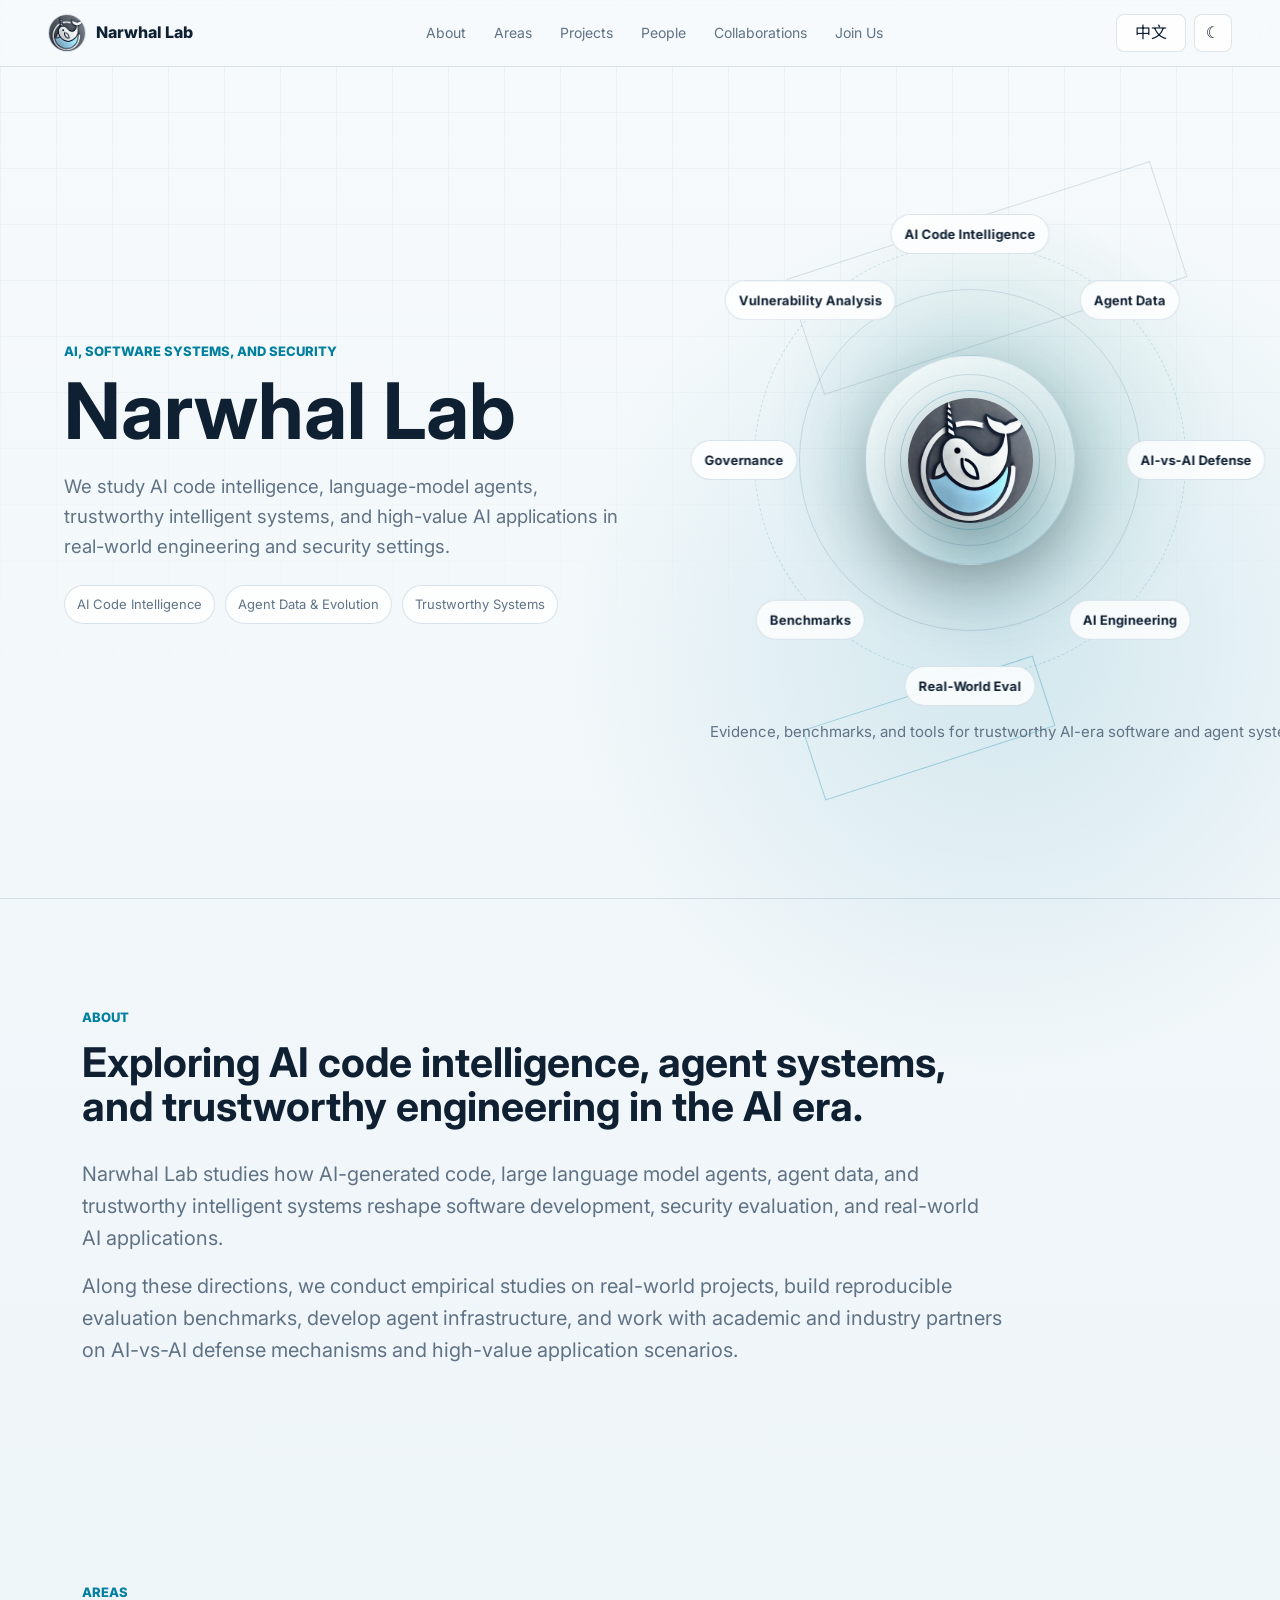
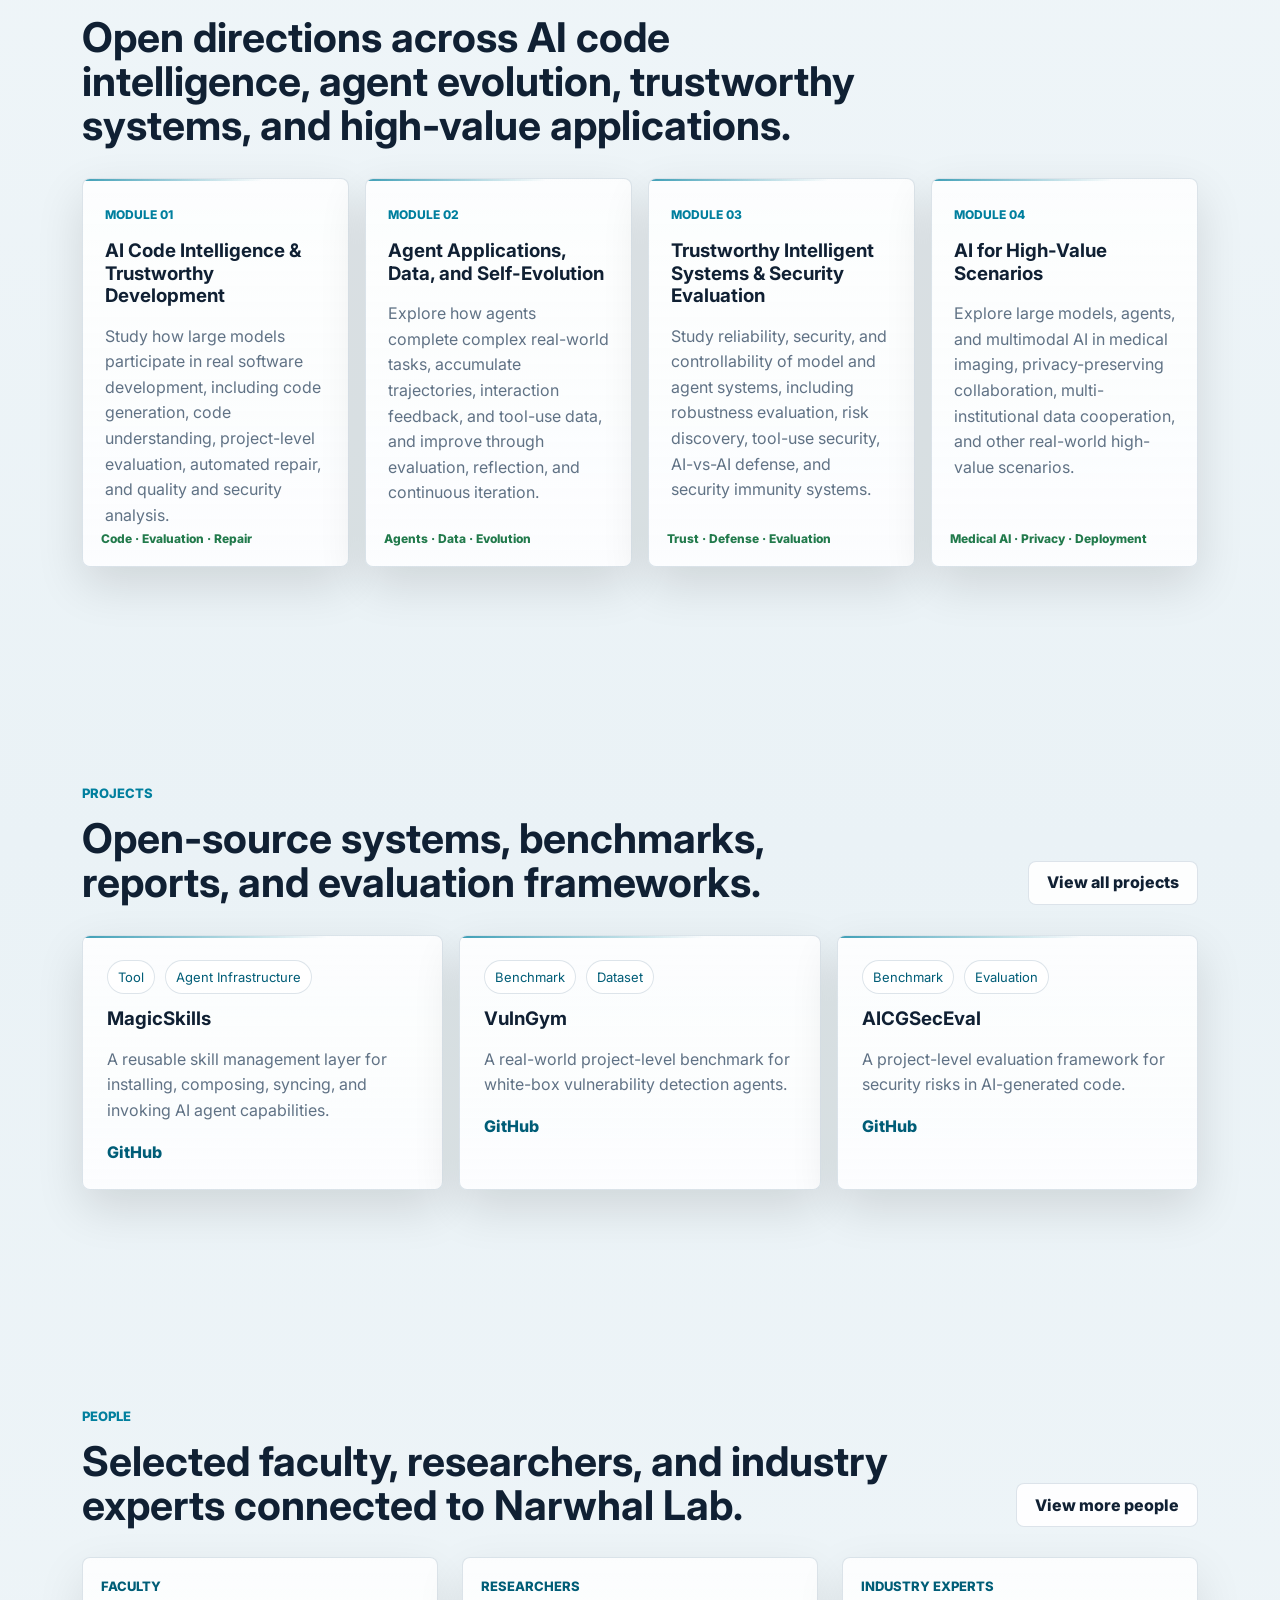
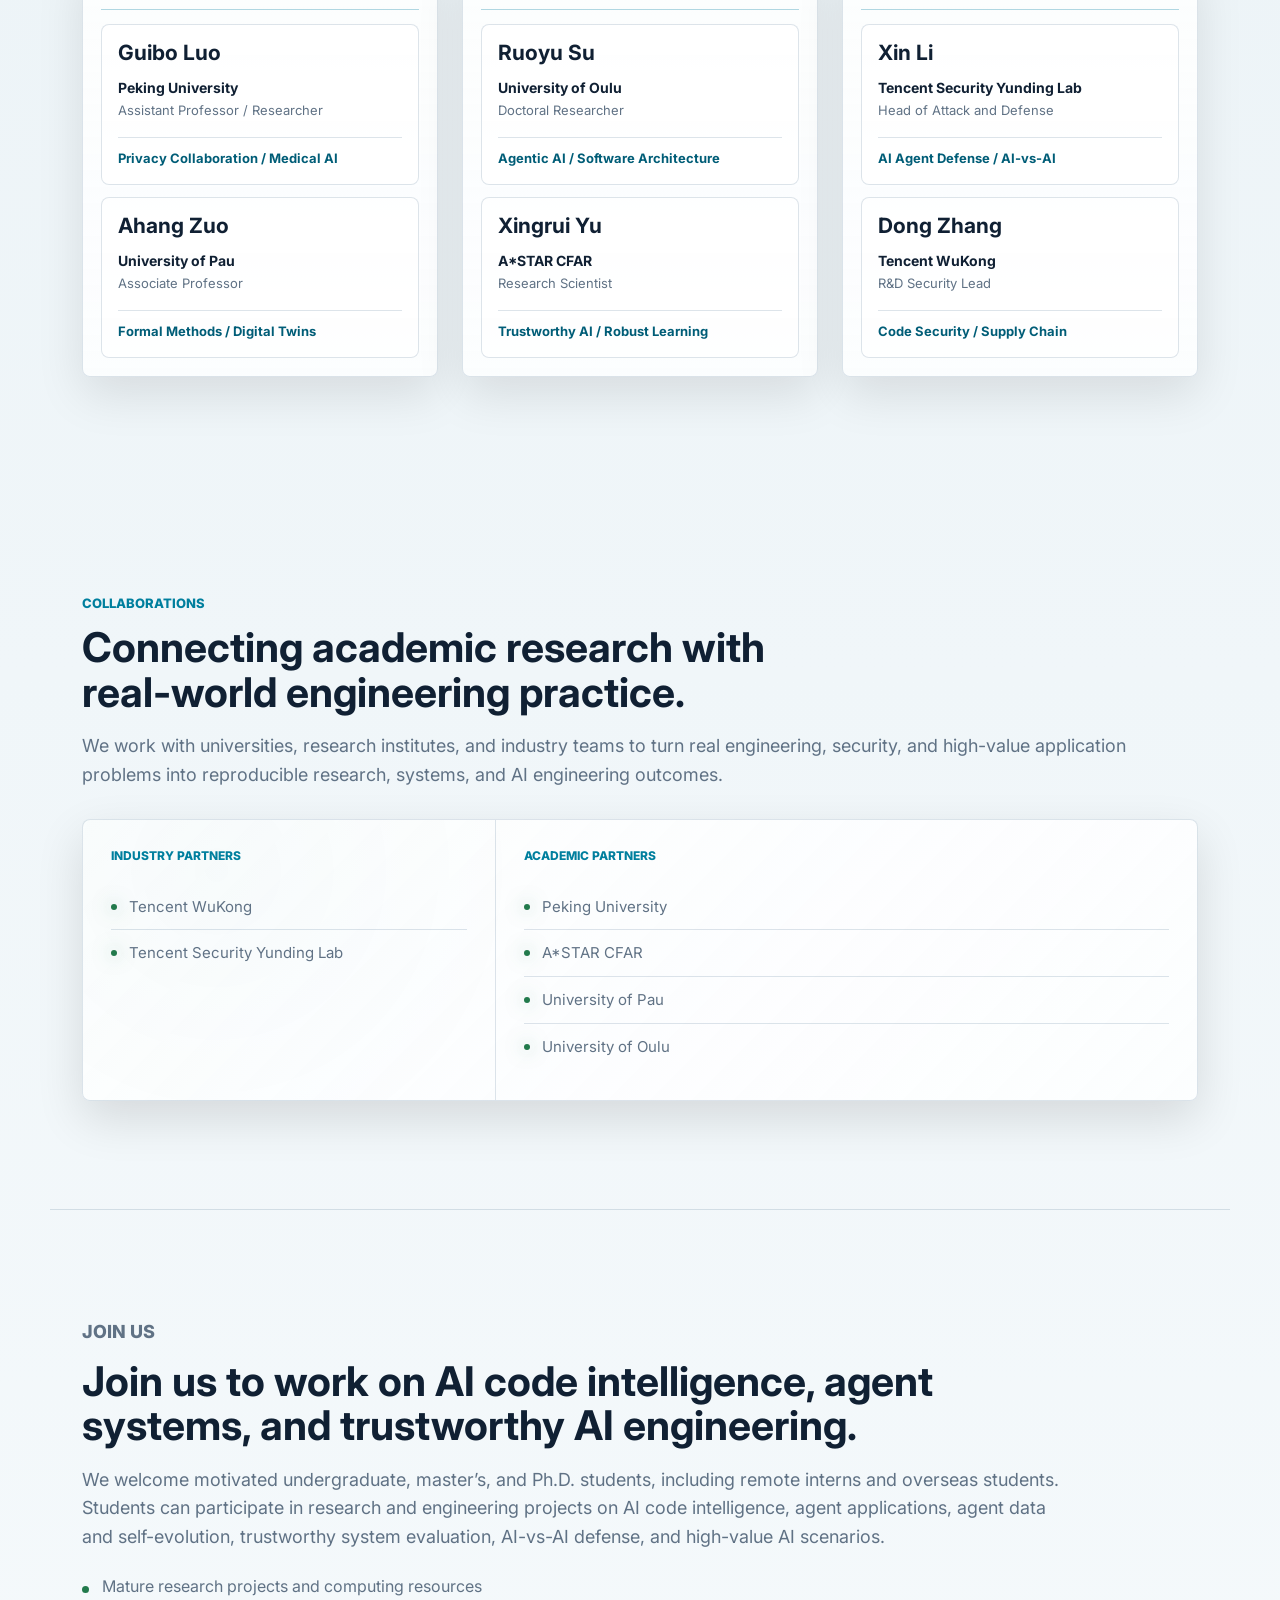
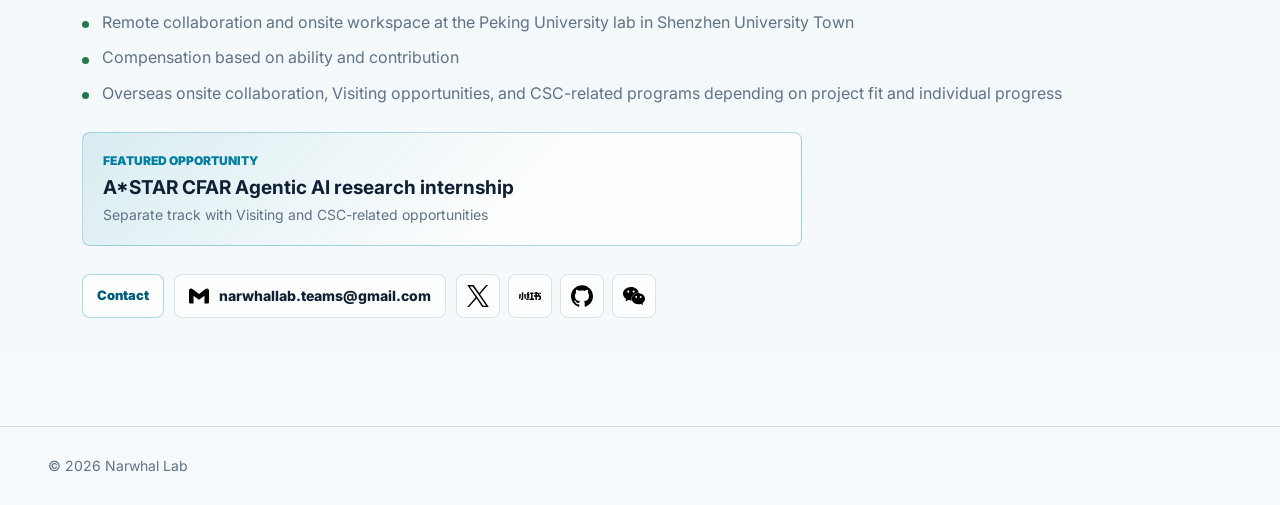
<file: index.html>
<!doctype html>
<html lang="en">
  <head>
    <meta charset="utf-8">
    <meta name="viewport" content="width=device-width, initial-scale=1">
    <meta name="description" content="Narwhal Lab explores the intersection of artificial intelligence, software systems, and security.">
    <script>
      (function () {
        var theme = localStorage.getItem("narwhal-theme") || "light";
        var language = localStorage.getItem("narwhal-language") || "en";
        document.documentElement.dataset.theme = theme;
        document.documentElement.dataset.language = language;
        document.documentElement.style.colorScheme = theme;
        if (language === "zh") {
          document.documentElement.dataset.i18nPending = "true";
        }
      })();
    </script>
    <title>Narwhal Lab</title>
    <link rel="preconnect" href="https://fonts.googleapis.com">
    <link rel="preconnect" href="https://fonts.gstatic.com" crossorigin>
    <link href="https://fonts.googleapis.com/css2?family=Inter:wght@400;500;600;700;800&family=Noto+Sans+SC:wght@400;500;700&display=swap" rel="stylesheet">
    <link rel="stylesheet" href="styles.css?v=20260706-home-cleanup">
  </head>
  <body>
    <header class="site-header">
      <a class="brand" href="index.html#home" aria-label="Narwhal Lab home">
        <img src="assets/logo.jpg" alt="Narwhal Lab logo">
        <span>Narwhal Lab</span>
      </a>
      <nav class="nav-links" aria-label="Primary navigation">
        <a href="index.html#about" data-i18n="nav.about">About</a>
        <a href="index.html#areas" data-i18n="nav.research">Areas</a>
        <a href="works.html" data-i18n="nav.works">Projects</a>
        <a href="people.html" data-i18n="nav.people">People</a>
        <a href="index.html#collaborations" data-i18n="nav.collaborations">Collaborations</a>
        <a href="index.html#join" data-i18n="nav.join">Join Us</a>
      </nav>
      <div class="toolbar" aria-label="Display controls">
        <button class="ghost-button" id="languageToggle" type="button" aria-label="Switch language">中文</button>
        <button class="icon-button" id="themeToggle" type="button" aria-label="Switch theme">
          <span class="theme-icon" aria-hidden="true">☾</span>
        </button>
      </div>
    </header>

    <main>
      <section class="hero" id="home">
        <div class="hero-grid" aria-hidden="true"></div>
        <div class="hero-content">
          <p class="eyebrow" data-i18n="hero.eyebrow">AI, Software Systems, and Security</p>
          <h1>Narwhal Lab</h1>
          <p class="hero-copy" data-i18n="hero.copy">
            We study AI code intelligence, language-model agents, trustworthy intelligent systems, and high-value AI applications in real-world engineering and security settings.
          </p>
          <div class="hero-tags" aria-label="Research keywords">
            <span>AI Code Intelligence</span>
            <span>Agent Data & Evolution</span>
            <span>Trustworthy Systems</span>
          </div>
        </div>
        <div class="hero-visual">
          <div class="hero-atlas" aria-hidden="true">
            <div class="hero-glow"></div>
            <div class="hero-rings">
              <div class="logo-orbit">
                <img src="assets/logo.jpg" alt="Narwhal Lab logo">
              </div>
            </div>
            <span class="atlas-pill atlas-pill-top-left" data-i18n="hero.pill.vuln">Vulnerability Analysis</span>
            <span class="atlas-pill atlas-pill-top" data-i18n="hero.pill.aicode">AI Code Intelligence</span>
            <span class="atlas-pill atlas-pill-upper-right" data-i18n="hero.pill.agents">Agent Data</span>
            <span class="atlas-pill atlas-pill-right" data-i18n="hero.pill.agentsecurity">AI-vs-AI Defense</span>
            <span class="atlas-pill atlas-pill-bottom-right" data-i18n="hero.pill.infrastructure">AI Engineering</span>
            <span class="atlas-pill atlas-pill-bottom" data-i18n="hero.pill.evaluation">Real-World Eval</span>
            <span class="atlas-pill atlas-pill-bottom-left" data-i18n="hero.pill.benchmarks">Benchmarks</span>
            <span class="atlas-pill atlas-pill-left" data-i18n="hero.pill.governance">Governance</span>
          </div>
          <div class="hero-sidecopy">
            <p data-i18n="hero.sidecopy">Evidence, benchmarks, and tools for trustworthy AI-era software and agent systems.</p>
          </div>
        </div>
      </section>

      <section class="section about-section" id="about">
        <div class="section-heading">
          <p class="section-kicker" data-i18n="about.kicker">About</p>
          <h2 data-i18n="about.title">Exploring AI code intelligence, agent systems, and trustworthy engineering in the AI era.</h2>
        </div>
        <div class="wide-copy about-copy">
          <p data-i18n="about.copy.primary">
            Narwhal Lab studies how AI-generated code, large language model agents, agent data, and trustworthy intelligent systems reshape software development, security evaluation, and real-world AI applications.
          </p>
          <p data-i18n="about.copy.secondary">
            Along these directions, we conduct empirical studies on real-world projects, build reproducible evaluation benchmarks, develop agent infrastructure, and work with academic and industry partners on AI-vs-AI defense mechanisms and high-value application scenarios.
          </p>
        </div>
      </section>

      <section class="section" id="areas">
        <div class="section-heading">
          <p class="section-kicker" data-i18n="research.kicker">Areas</p>
          <h2 data-i18n="research.title">Open directions across AI code intelligence, agent evolution, trustworthy systems, and high-value applications.</h2>
        </div>
        <div class="card-grid four">
          <article class="research-card">
            <span>MODULE 01</span>
            <h3 data-i18n="research.aiCode.title">AI Code Intelligence & Trustworthy Development</h3>
            <p data-i18n="research.aiCode.copy">Study how large models participate in real software development, including code generation, code understanding, project-level evaluation, automated repair, and quality and security analysis.</p>
            <em data-i18n="research.aiCode.em">Code · Evaluation · Repair</em>
          </article>
          <article class="research-card">
            <span>MODULE 02</span>
            <h3 data-i18n="research.agent.title">Agent Applications, Data, and Self-Evolution</h3>
            <p data-i18n="research.agent.copy">Explore how agents complete complex real-world tasks, accumulate trajectories, interaction feedback, and tool-use data, and improve through evaluation, reflection, and continuous iteration.</p>
            <em data-i18n="research.agent.em">Agents · Data · Evolution</em>
          </article>
          <article class="research-card">
            <span>MODULE 03</span>
            <h3 data-i18n="research.eval.title">Trustworthy Intelligent Systems & Security Evaluation</h3>
            <p data-i18n="research.eval.copy">Study reliability, security, and controllability of model and agent systems, including robustness evaluation, risk discovery, tool-use security, AI-vs-AI defense, and security immunity systems.</p>
            <em data-i18n="research.eval.em">Trust · Defense · Evaluation</em>
          </article>
          <article class="research-card">
            <span>MODULE 04</span>
            <h3 data-i18n="research.infra.title">AI for High-Value Scenarios</h3>
            <p data-i18n="research.infra.copy">Explore large models, agents, and multimodal AI in medical imaging, privacy-preserving collaboration, multi-institutional data cooperation, and other real-world high-value scenarios.</p>
            <em data-i18n="research.infra.em">Medical AI · Privacy · Deployment</em>
          </article>
        </div>
      </section>

      <section class="section" id="featured">
        <div class="section-heading row-heading">
          <div>
            <p class="section-kicker" data-i18n="featured.kicker">Projects</p>
            <h2 data-i18n="featured.title">Open-source systems, benchmarks, reports, and evaluation frameworks.</h2>
          </div>
          <a class="secondary-button compact" href="works.html" data-i18n="featured.all">View all projects</a>
        </div>
        <div class="feature-grid">
          <article class="work-card featured-card">
            <div class="badge-row"><span>Tool</span><span>Agent Infrastructure</span></div>
            <h3>MagicSkills</h3>
            <p data-i18n="featured.magic">A reusable skill management layer for installing, composing, syncing, and invoking AI agent capabilities.</p>
            <a href="https://github.com/Narwhal-Lab/MagicSkills">GitHub</a>
          </article>
          <article class="work-card featured-card">
            <div class="badge-row"><span>Benchmark</span><span>Dataset</span></div>
            <h3>VulnGym</h3>
            <p data-i18n="featured.vuln">A real-world project-level benchmark for white-box vulnerability detection agents.</p>
            <a href="https://github.com/Tencent/VulnGym">GitHub</a>
          </article>
          <article class="work-card featured-card">
            <div class="badge-row"><span>Benchmark</span><span>Evaluation</span></div>
            <h3>AICGSecEval</h3>
            <p data-i18n="featured.aicg">A project-level evaluation framework for security risks in AI-generated code.</p>
            <a href="https://github.com/Tencent/AICGSecEval">GitHub</a>
          </article>
        </div>
      </section>

      <section class="section" id="experts">
        <div class="section-heading row-heading">
          <div>
            <p class="section-kicker" data-i18n="experts.kicker">People</p>
            <h2 data-i18n="experts.title">Selected faculty, researchers, and industry experts connected to Narwhal Lab.</h2>
          </div>
          <a class="secondary-button compact" href="people.html" data-i18n="experts.all">View more people</a>
        </div>
        <div class="people-preview-groups">
          <section class="people-preview-group" aria-labelledby="faculty-preview">
            <h3 class="group-label" id="faculty-preview" data-i18n="experts.group.faculty">Faculty</h3>
            <div class="people-preview-pair">
              <article class="member-preview-card">
                <h4 data-i18n="experts.luo.name">Guibo Luo</h4>
                <p class="member-affiliation" data-i18n="experts.luo.affiliation">Peking University</p>
                <p class="member-role" data-i18n="experts.luo.role">Assistant Professor / Researcher</p>
                <p class="member-focus" data-i18n="experts.luo.focus">Privacy Collaboration / Medical AI</p>
              </article>
              <article class="member-preview-card">
                <h4 data-i18n="experts.zuo.name">Ahang Zuo</h4>
                <p class="member-affiliation" data-i18n="experts.zuo.affiliation">University of Pau</p>
                <p class="member-role" data-i18n="experts.zuo.role">Associate Professor</p>
                <p class="member-focus" data-i18n="experts.zuo.focus">Formal Methods / Digital Twins</p>
              </article>
            </div>
          </section>
          <section class="people-preview-group" aria-labelledby="researcher-preview">
            <h3 class="group-label" id="researcher-preview" data-i18n="experts.group.researchers">Researchers</h3>
            <div class="people-preview-pair">
              <article class="member-preview-card">
                <h4 data-i18n="experts.su.name">Ruoyu Su</h4>
                <p class="member-affiliation" data-i18n="experts.su.affiliation">University of Oulu</p>
                <p class="member-role" data-i18n="experts.su.role">Doctoral Researcher</p>
                <p class="member-focus" data-i18n="experts.su.focus">Agentic AI / Software Architecture</p>
              </article>
              <article class="member-preview-card">
                <h4 data-i18n="experts.yu.name">Xingrui Yu</h4>
                <p class="member-affiliation" data-i18n="experts.yu.affiliation">A*STAR CFAR</p>
                <p class="member-role" data-i18n="experts.yu.role">Research Scientist</p>
                <p class="member-focus" data-i18n="experts.yu.focus">Trustworthy AI / Robust Learning</p>
              </article>
            </div>
          </section>
          <section class="people-preview-group" aria-labelledby="industry-preview">
            <h3 class="group-label" id="industry-preview" data-i18n="experts.group.industry">Industry Experts</h3>
            <div class="people-preview-pair">
              <article class="member-preview-card">
                <h4 data-i18n="experts.li.name">Xin Li</h4>
                <p class="member-affiliation" data-i18n="experts.li.affiliation">Tencent Security Yunding Lab</p>
                <p class="member-role" data-i18n="experts.li.role">Head of Attack and Defense</p>
                <p class="member-focus" data-i18n="experts.li.focus">AI Agent Defense / AI-vs-AI</p>
              </article>
              <article class="member-preview-card">
                <h4 data-i18n="experts.zhang.name">Dong Zhang</h4>
                <p class="member-affiliation" data-i18n="experts.zhang.affiliation">Tencent WuKong</p>
                <p class="member-role" data-i18n="experts.zhang.role">R&D Security Lead</p>
                <p class="member-focus" data-i18n="experts.zhang.focus">Code Security / Supply Chain</p>
              </article>
            </div>
          </section>
        </div>
      </section>

      <section class="section" id="collaborations">
        <div class="section-heading">
          <p class="section-kicker" data-i18n="collab.kicker">Collaborations</p>
          <h2 data-i18n="collab.title">Connecting academic research with real-world engineering practice.</h2>
          <p data-i18n="collab.copy">We work with universities, research institutes, and industry teams to turn real engineering, security, and high-value application problems into reproducible research, systems, and AI engineering outcomes.</p>
        </div>
        <div class="collab-layout">
          <article class="network-panel">
            <h3 data-i18n="collab.industry">Industry Partners</h3>
            <ul class="partner-list">
              <li>Tencent WuKong</li>
              <li>Tencent Security Yunding Lab</li>
            </ul>
          </article>
          <article class="network-panel">
            <h3 data-i18n="collab.academic">Academic Partners</h3>
            <ul class="partner-list">
              <li>Peking University</li>
              <li>A*STAR CFAR</li>
              <li>University of Pau</li>
              <li>University of Oulu</li>
            </ul>
          </article>
        </div>
      </section>

      <section class="section join-section" id="join">
        <div>
          <p class="section-kicker" data-i18n="join.kicker">Join Us</p>
          <h2 data-i18n="join.title">Join us to work on AI code intelligence, agent systems, and trustworthy AI engineering.</h2>
          <p data-i18n="join.copy">We welcome motivated undergraduate, master’s, and Ph.D. students, including remote interns and overseas students. Students can participate in research and engineering projects on AI code intelligence, agent applications, agent data and self-evolution, trustworthy system evaluation, AI-vs-AI defense, and high-value AI scenarios.</p>
          <ul class="join-benefit-list" aria-label="Internship support">
            <li data-i18n="join.benefit1">Mature research projects and computing resources</li>
            <li data-i18n="join.benefit2">Remote collaboration and onsite workspace at the Peking University lab in Shenzhen University Town</li>
            <li data-i18n="join.benefit3">Compensation based on ability and contribution</li>
            <li data-i18n="join.benefit4">Overseas onsite collaboration, Visiting opportunities, and CSC-related programs depending on project fit and individual progress</li>
          </ul>
          <a class="join-special-callout" href="astar-cfar-internship.html">
            <span data-i18n="join.special.label">Featured opportunity</span>
            <strong data-i18n="join.special.title">A*STAR CFAR Agentic AI research internship</strong>
            <em data-i18n="join.special.copy">Separate track with Visiting and CSC-related opportunities</em>
          </a>
          <div class="join-actions" aria-label="Contact and social links">
            <span class="contact-label" data-i18n="join.contact">Contact</span>
            <a class="email-link" href="mailto:narwhallab.teams@gmail.com" aria-label="Email Narwhal Lab">
              <img src="assets/social/gmail.svg" alt="" aria-hidden="true">
              <span>narwhallab.teams@gmail.com</span>
            </a>
            <div class="social-links">
              <a class="social-icon" href="https://x.com/NarwhalLab" aria-label="X"><img src="assets/social/x.svg" alt="" aria-hidden="true"></a>
              <a class="social-icon" href="https://xhslink.com/m/96vGqTN0wJO" aria-label="Xiaohongshu"><img src="assets/social/xiaohongshu.svg" alt="" aria-hidden="true"></a>
              <a class="social-icon" href="https://github.com/Narwhal-Lab" aria-label="GitHub"><img src="assets/social/github.svg" alt="" aria-hidden="true"></a>
              <span class="social-icon social-wechat-card" tabindex="0" aria-label="WeChat Narwhal Lab QR code">
                <img src="assets/social/wechat.svg" alt="" aria-hidden="true">
                <span class="wechat-popover" aria-hidden="true">
                  <img src="assets/social/wechat-qr.jpg" alt="">
                  <span>微信公众号：Narwhal Lab</span>
                </span>
              </span>
            </div>
          </div>
        </div>
      </section>
    </main>

    <footer class="site-footer">
      <span>© <span id="year"></span> Narwhal Lab</span>
    </footer>

    <script src="script.js?v=20260706-home-cleanup"></script>
  </body>
</html>
</file>
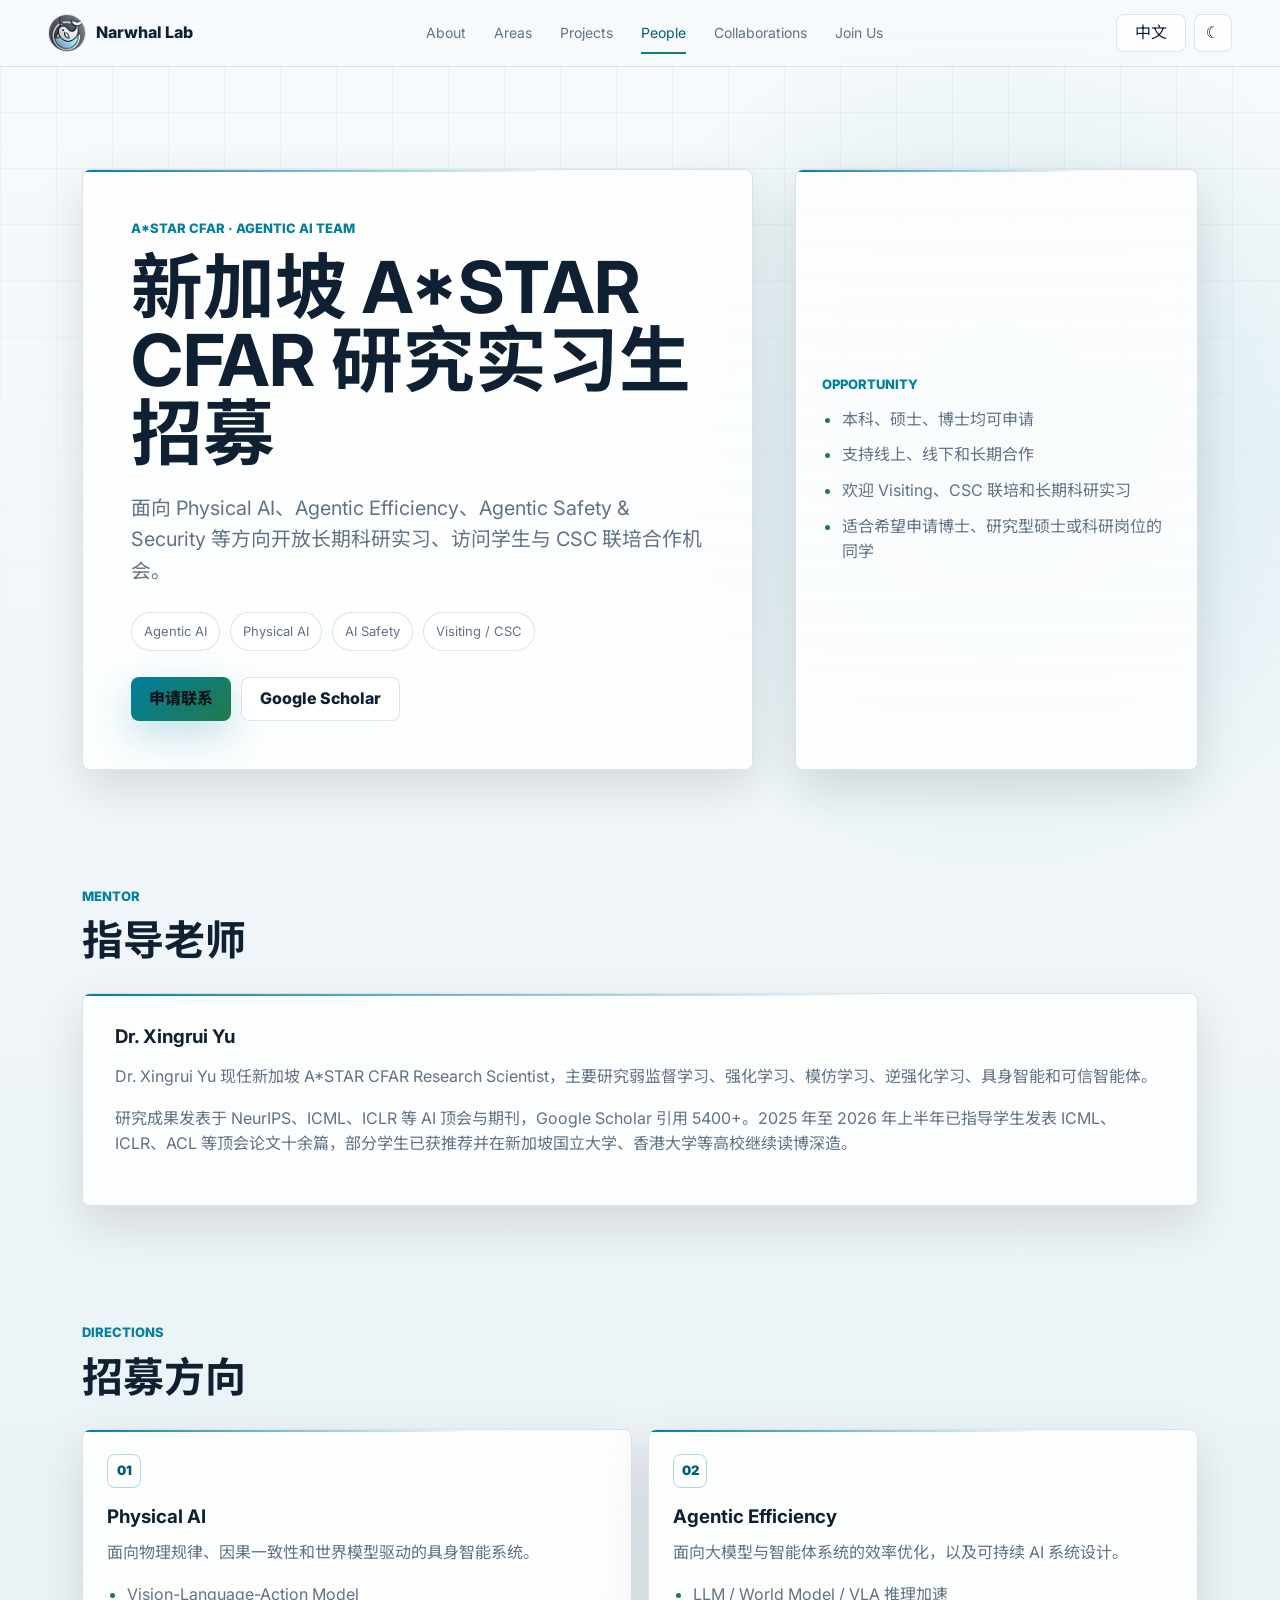
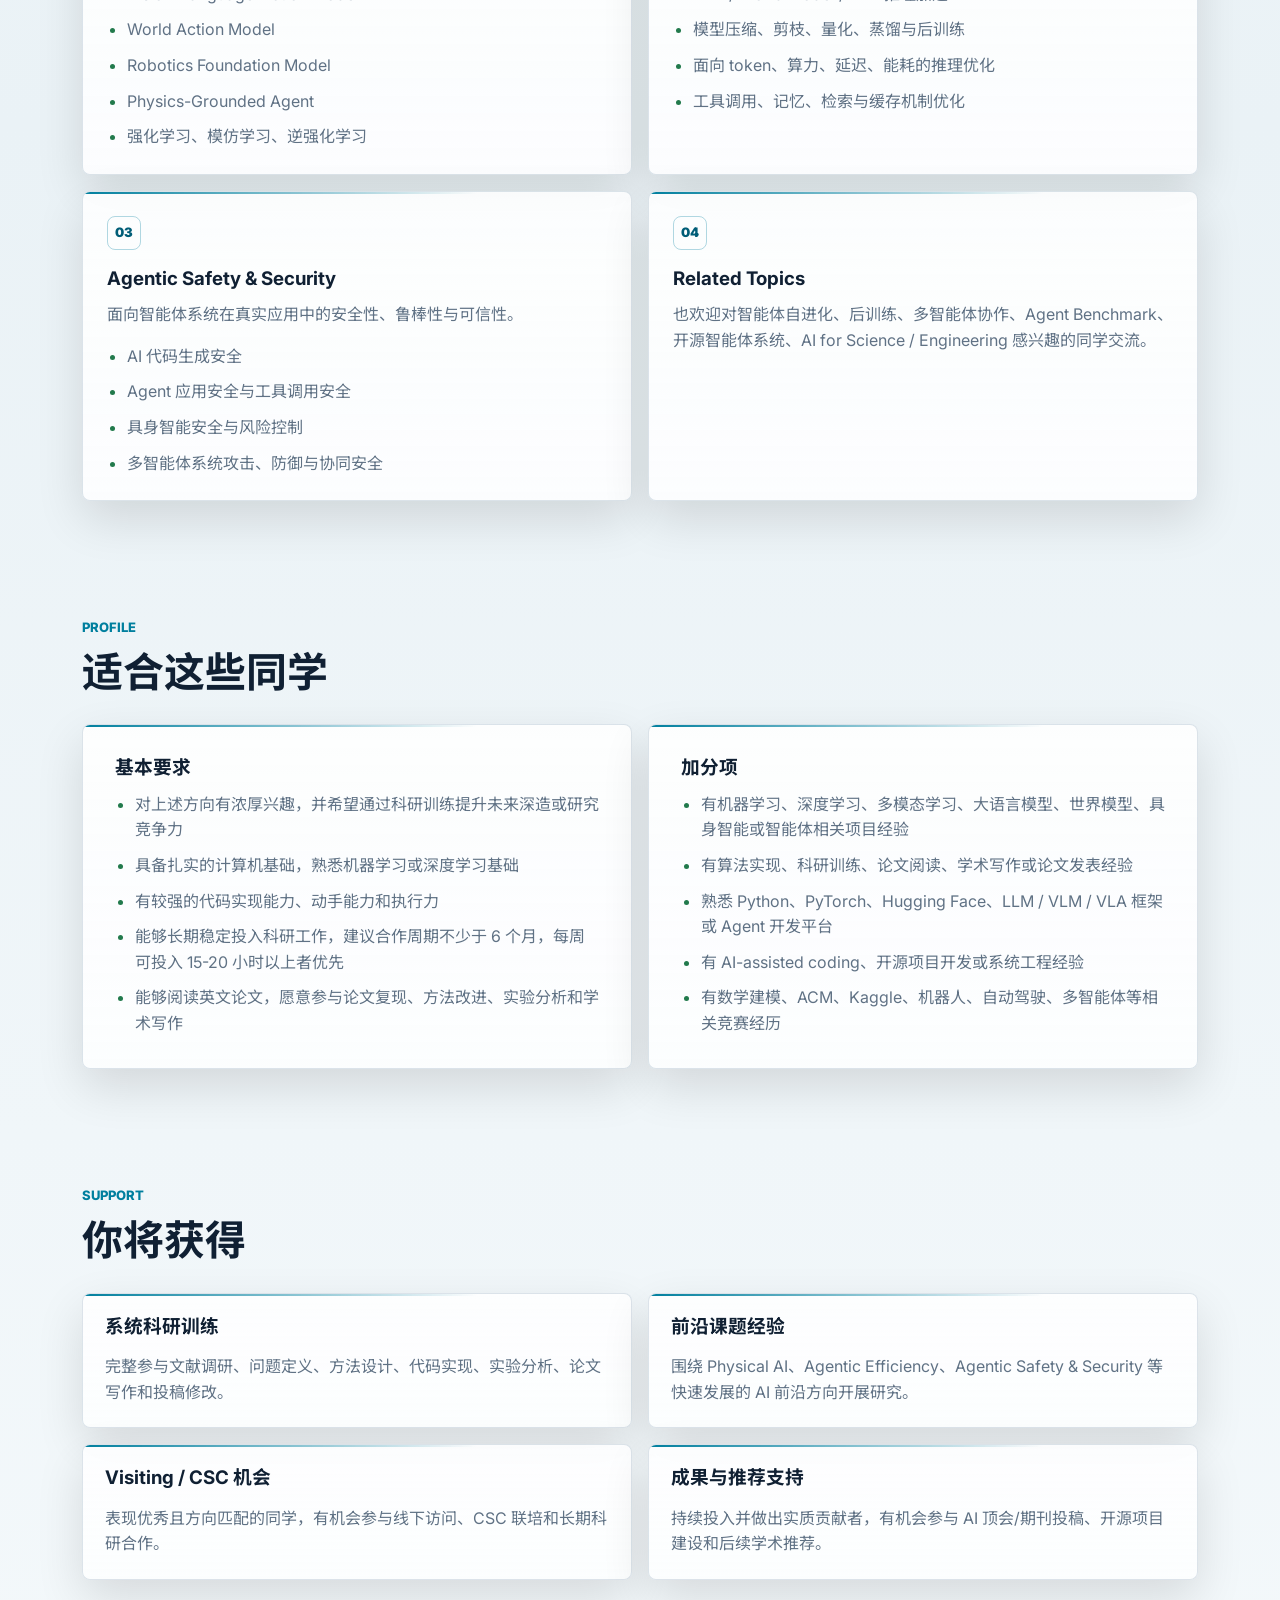
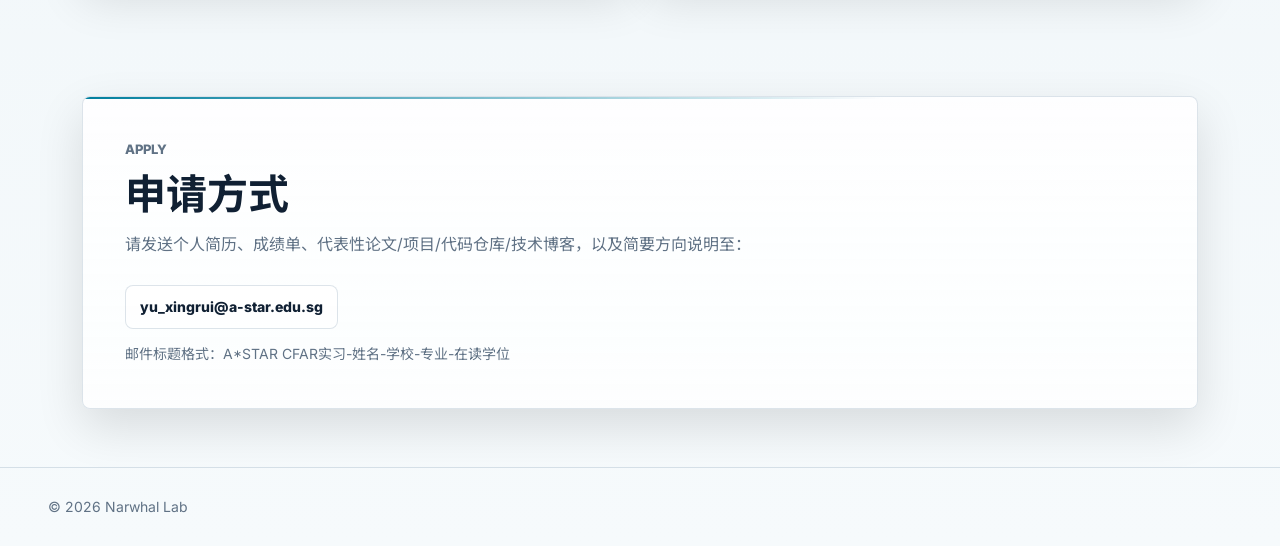
<file: astar-cfar-internship.html>
<!doctype html>
<html lang="zh-CN">
  <head>
    <meta charset="utf-8">
    <meta name="viewport" content="width=device-width, initial-scale=1">
    <meta name="description" content="A*STAR CFAR Agentic AI Team research internship, Visiting, and CSC opportunities with Dr. Xingrui Yu.">
    <script>
      (function () {
        var theme = localStorage.getItem("narwhal-theme") || "light";
        var language = localStorage.getItem("narwhal-language") || "zh";
        document.documentElement.dataset.theme = theme;
        document.documentElement.dataset.language = language;
        document.documentElement.style.colorScheme = theme;
        if (language === "zh") {
          document.documentElement.dataset.i18nPending = "true";
        }
      })();
    </script>
    <title>A*STAR CFAR Research Internship | Narwhal Lab</title>
    <link rel="preconnect" href="https://fonts.googleapis.com">
    <link rel="preconnect" href="https://fonts.gstatic.com" crossorigin>
    <link href="https://fonts.googleapis.com/css2?family=Inter:wght@400;500;600;700;800&family=Noto+Sans+SC:wght@400;500;700&display=swap" rel="stylesheet">
    <link rel="stylesheet" href="styles.css?v=20260706-home-cleanup">
  </head>
  <body>
    <header class="site-header">
      <a class="brand" href="index.html#home" aria-label="Narwhal Lab home">
        <img src="assets/logo.jpg" alt="Narwhal Lab logo">
        <span>Narwhal Lab</span>
      </a>
      <nav class="nav-links" aria-label="Primary navigation">
        <a href="index.html#about" data-i18n="nav.about">About</a>
        <a href="index.html#areas" data-i18n="nav.research">Areas</a>
        <a href="works.html" data-i18n="nav.works">Projects</a>
        <a class="active" href="people.html" data-i18n="nav.people">People</a>
        <a href="index.html#collaborations" data-i18n="nav.collaborations">Collaborations</a>
        <a href="index.html#join" data-i18n="nav.join">Join Us</a>
      </nav>
      <div class="toolbar" aria-label="Display controls">
        <button class="ghost-button" id="languageToggle" type="button" aria-label="Switch language">中文</button>
        <button class="icon-button" id="themeToggle" type="button" aria-label="Switch theme">
          <span class="theme-icon" aria-hidden="true">☾</span>
        </button>
      </div>
    </header>

    <main>
      <section class="recruitment-hero">
        <div class="recruitment-hero-copy">
          <p class="eyebrow">A*STAR CFAR · Agentic AI Team</p>
          <h1>新加坡 A*STAR CFAR 研究实习生招募</h1>
          <p>
            面向 Physical AI、Agentic Efficiency、Agentic Safety & Security 等方向开放长期科研实习、访问学生与 CSC 联培合作机会。
          </p>
          <div class="hero-tags" aria-label="Research keywords">
            <span>Agentic AI</span>
            <span>Physical AI</span>
            <span>AI Safety</span>
            <span>Visiting / CSC</span>
          </div>
          <div class="recruitment-actions">
            <a class="primary-button" href="mailto:yu_xingrui@a-star.edu.sg">申请联系</a>
            <a class="secondary-button" href="https://scholar.google.com/citations?user=a1UeOvUAAAAJ&hl=en">Google Scholar</a>
          </div>
        </div>
        <aside class="recruitment-side-panel" aria-label="Opportunity summary">
          <p class="section-kicker">Opportunity</p>
          <ul>
            <li>本科、硕士、博士均可申请</li>
            <li>支持线上、线下和长期合作</li>
            <li>欢迎 Visiting、CSC 联培和长期科研实习</li>
            <li>适合希望申请博士、研究型硕士或科研岗位的同学</li>
          </ul>
        </aside>
      </section>

      <section class="section recruitment-section">
        <div class="section-heading">
          <p class="section-kicker">Mentor</p>
          <h2>指导老师</h2>
        </div>
        <article class="recruitment-panel">
          <h3>Dr. Xingrui Yu</h3>
          <p>
            Dr. Xingrui Yu 现任新加坡 A*STAR CFAR Research Scientist，主要研究弱监督学习、强化学习、模仿学习、逆强化学习、具身智能和可信智能体。
          </p>
          <p>
            研究成果发表于 NeurIPS、ICML、ICLR 等 AI 顶会与期刊，Google Scholar 引用 5400+。2025 年至 2026 年上半年已指导学生发表 ICML、ICLR、ACL 等顶会论文十余篇，部分学生已获推荐并在新加坡国立大学、香港大学等高校继续读博深造。
          </p>
        </article>
      </section>

      <section class="section recruitment-section">
        <div class="section-heading">
          <p class="section-kicker">Directions</p>
          <h2>招募方向</h2>
        </div>
        <div class="recruitment-grid">
          <article class="recruitment-card">
            <span>01</span>
            <h3>Physical AI</h3>
            <p>面向物理规律、因果一致性和世界模型驱动的具身智能系统。</p>
            <ul>
              <li>Vision-Language-Action Model</li>
              <li>World Action Model</li>
              <li>Robotics Foundation Model</li>
              <li>Physics-Grounded Agent</li>
              <li>强化学习、模仿学习、逆强化学习</li>
            </ul>
          </article>
          <article class="recruitment-card">
            <span>02</span>
            <h3>Agentic Efficiency</h3>
            <p>面向大模型与智能体系统的效率优化，以及可持续 AI 系统设计。</p>
            <ul>
              <li>LLM / World Model / VLA 推理加速</li>
              <li>模型压缩、剪枝、量化、蒸馏与后训练</li>
              <li>面向 token、算力、延迟、能耗的推理优化</li>
              <li>工具调用、记忆、检索与缓存机制优化</li>
            </ul>
          </article>
          <article class="recruitment-card">
            <span>03</span>
            <h3>Agentic Safety & Security</h3>
            <p>面向智能体系统在真实应用中的安全性、鲁棒性与可信性。</p>
            <ul>
              <li>AI 代码生成安全</li>
              <li>Agent 应用安全与工具调用安全</li>
              <li>具身智能安全与风险控制</li>
              <li>多智能体系统攻击、防御与协同安全</li>
            </ul>
          </article>
          <article class="recruitment-card">
            <span>04</span>
            <h3>Related Topics</h3>
            <p>也欢迎对智能体自进化、后训练、多智能体协作、Agent Benchmark、开源智能体系统、AI for Science / Engineering 感兴趣的同学交流。</p>
          </article>
        </div>
      </section>

      <section class="section recruitment-section">
        <div class="section-heading">
          <p class="section-kicker">Profile</p>
          <h2>适合这些同学</h2>
        </div>
        <div class="requirement-layout">
          <article class="recruitment-panel">
            <h3>基本要求</h3>
            <ul>
              <li>对上述方向有浓厚兴趣，并希望通过科研训练提升未来深造或研究竞争力</li>
              <li>具备扎实的计算机基础，熟悉机器学习或深度学习基础</li>
              <li>有较强的代码实现能力、动手能力和执行力</li>
              <li>能够长期稳定投入科研工作，建议合作周期不少于 6 个月，每周可投入 15-20 小时以上者优先</li>
              <li>能够阅读英文论文，愿意参与论文复现、方法改进、实验分析和学术写作</li>
            </ul>
          </article>
          <article class="recruitment-panel">
            <h3>加分项</h3>
            <ul>
              <li>有机器学习、深度学习、多模态学习、大语言模型、世界模型、具身智能或智能体相关项目经验</li>
              <li>有算法实现、科研训练、论文阅读、学术写作或论文发表经验</li>
              <li>熟悉 Python、PyTorch、Hugging Face、LLM / VLM / VLA 框架或 Agent 开发平台</li>
              <li>有 AI-assisted coding、开源项目开发或系统工程经验</li>
              <li>有数学建模、ACM、Kaggle、机器人、自动驾驶、多智能体等相关竞赛经历</li>
            </ul>
          </article>
        </div>
      </section>

      <section class="section recruitment-section">
        <div class="section-heading">
          <p class="section-kicker">Support</p>
          <h2>你将获得</h2>
        </div>
        <div class="support-grid">
          <article class="support-item">
            <h3>系统科研训练</h3>
            <p>完整参与文献调研、问题定义、方法设计、代码实现、实验分析、论文写作和投稿修改。</p>
          </article>
          <article class="support-item">
            <h3>前沿课题经验</h3>
            <p>围绕 Physical AI、Agentic Efficiency、Agentic Safety & Security 等快速发展的 AI 前沿方向开展研究。</p>
          </article>
          <article class="support-item">
            <h3>Visiting / CSC 机会</h3>
            <p>表现优秀且方向匹配的同学，有机会参与线下访问、CSC 联培和长期科研合作。</p>
          </article>
          <article class="support-item">
            <h3>成果与推荐支持</h3>
            <p>持续投入并做出实质贡献者，有机会参与 AI 顶会/期刊投稿、开源项目建设和后续学术推荐。</p>
          </article>
        </div>
      </section>

      <section class="section recruitment-section">
        <article class="apply-panel">
          <div>
            <p class="section-kicker">Apply</p>
            <h2>申请方式</h2>
            <p>请发送个人简历、成绩单、代表性论文/项目/代码仓库/技术博客，以及简要方向说明至：</p>
            <a class="email-link" href="mailto:yu_xingrui@a-star.edu.sg">yu_xingrui@a-star.edu.sg</a>
            <p class="mail-format">邮件标题格式：A*STAR CFAR实习-姓名-学校-专业-在读学位</p>
          </div>
        </article>
      </section>
    </main>

    <footer class="site-footer">
      <span>© <span id="year"></span> Narwhal Lab</span>
    </footer>

    <script src="script.js?v=20260706-home-cleanup"></script>
  </body>
</html>
</file>
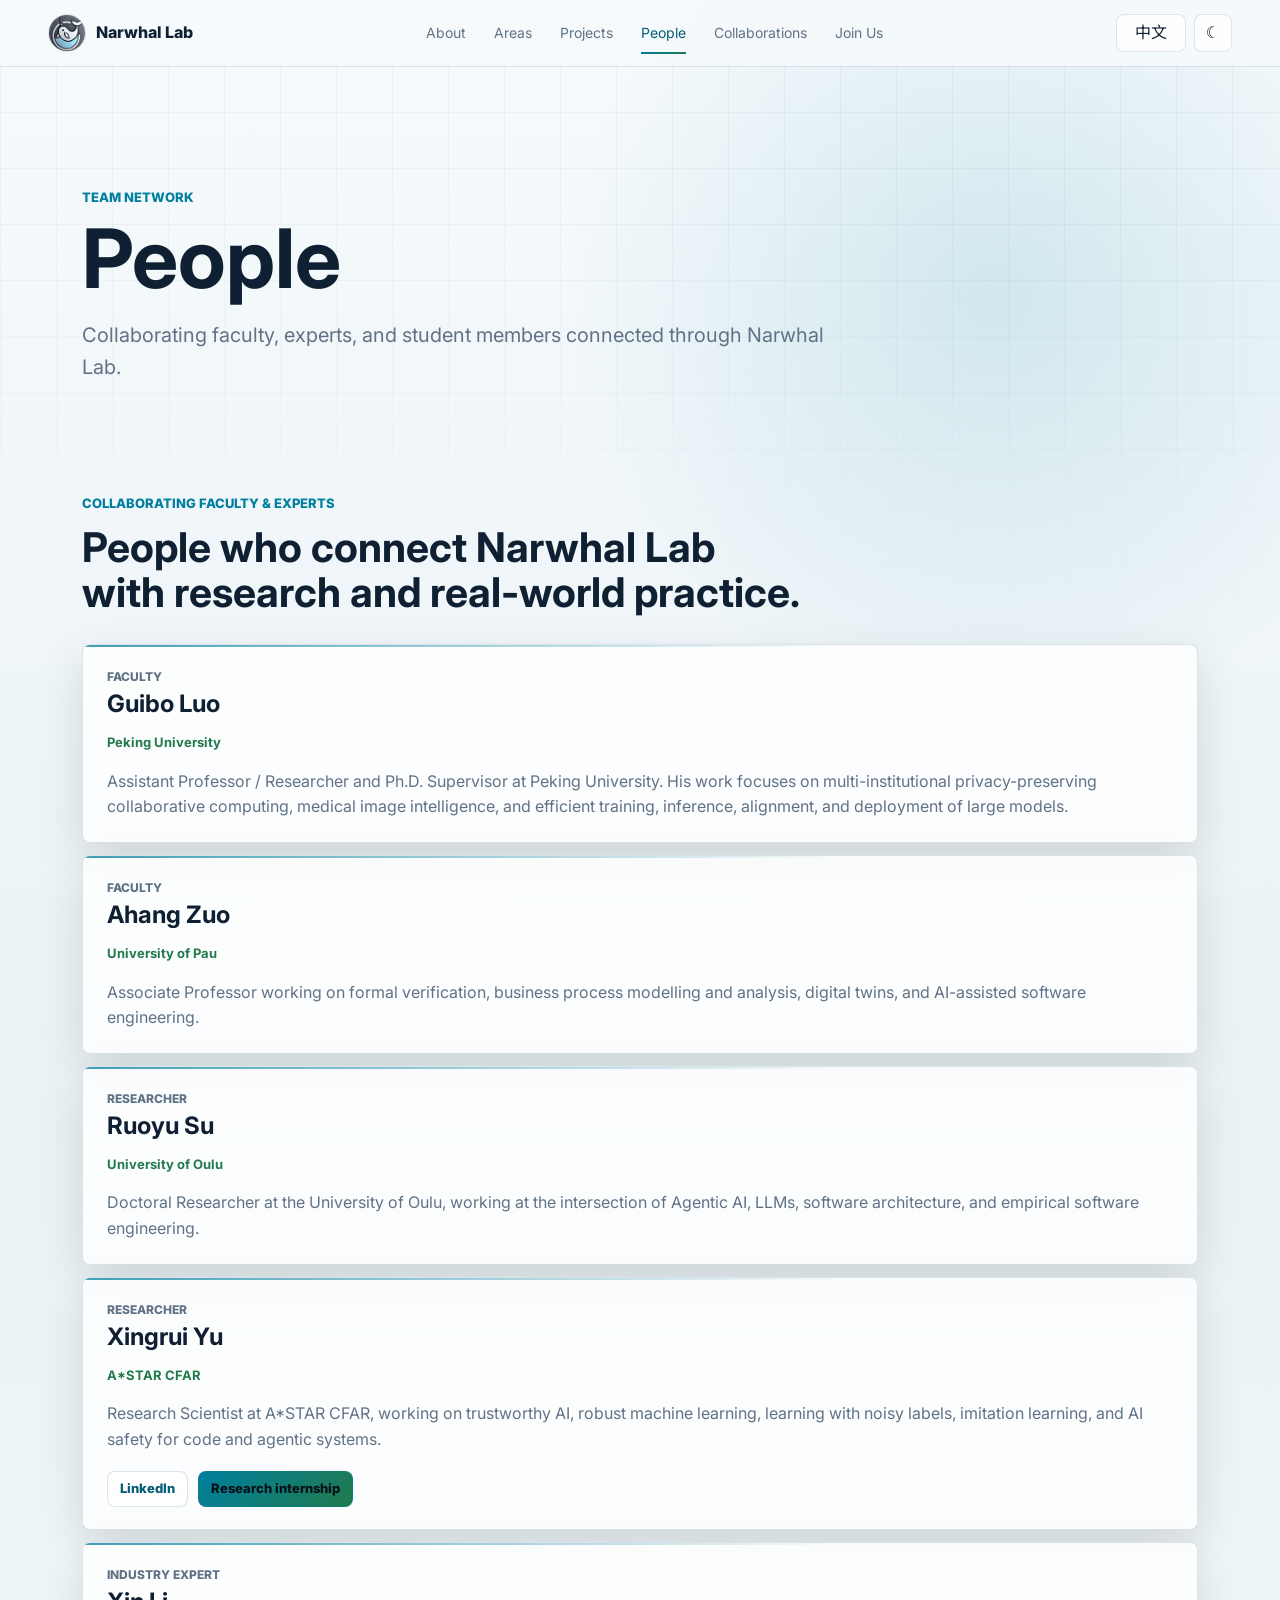
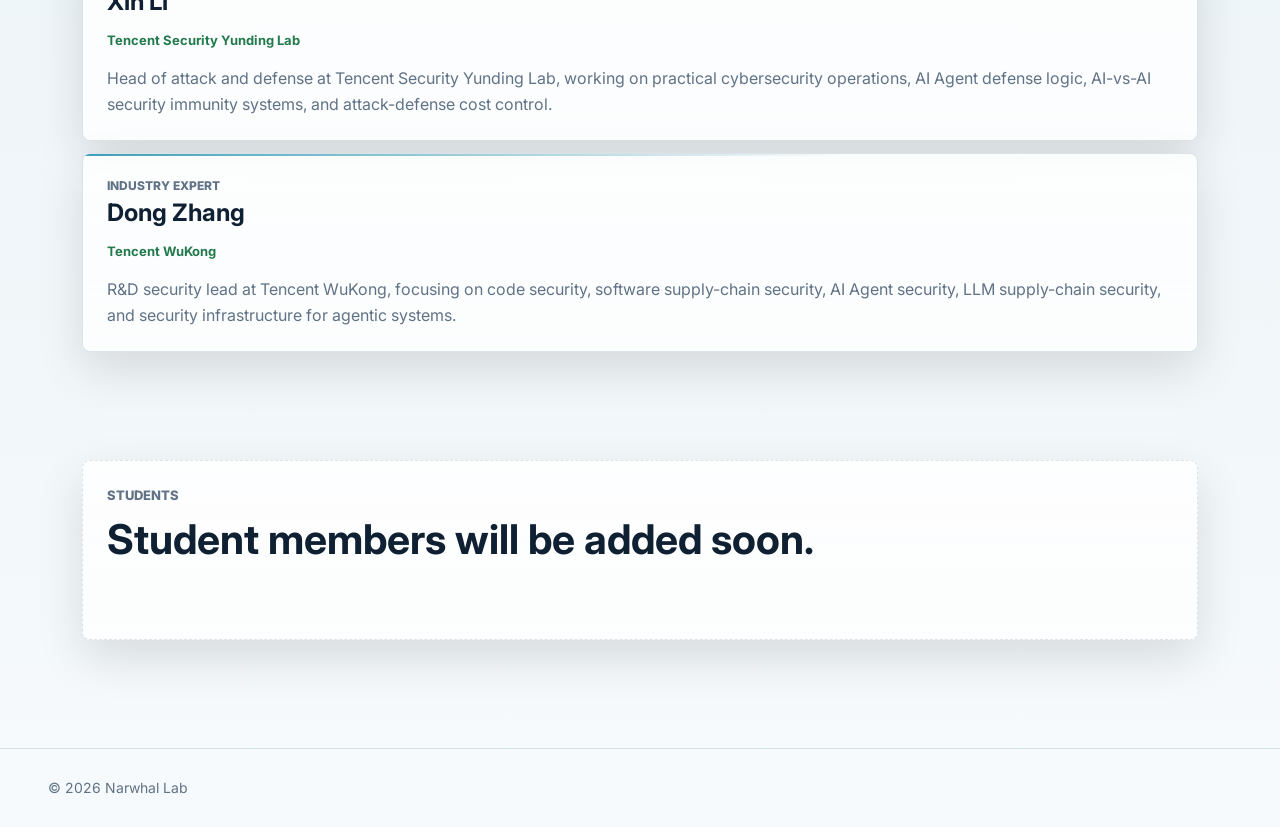
<file: people.html>
<!doctype html>
<html lang="en">
  <head>
    <meta charset="utf-8">
    <meta name="viewport" content="width=device-width, initial-scale=1">
    <meta name="description" content="People at Narwhal Lab">
    <script>
      (function () {
        var theme = localStorage.getItem("narwhal-theme") || "light";
        var language = localStorage.getItem("narwhal-language") || "en";
        document.documentElement.dataset.theme = theme;
        document.documentElement.dataset.language = language;
        document.documentElement.style.colorScheme = theme;
        if (language === "zh") {
          document.documentElement.dataset.i18nPending = "true";
        }
      })();
    </script>
    <title>People | Narwhal Lab</title>
    <link rel="preconnect" href="https://fonts.googleapis.com">
    <link rel="preconnect" href="https://fonts.gstatic.com" crossorigin>
    <link href="https://fonts.googleapis.com/css2?family=Inter:wght@400;500;600;700;800&family=Noto+Sans+SC:wght@400;500;700&display=swap" rel="stylesheet">
    <link rel="stylesheet" href="styles.css?v=20260706-home-cleanup">
  </head>
  <body>
    <header class="site-header">
      <a class="brand" href="index.html#home" aria-label="Narwhal Lab home">
        <img src="assets/logo.jpg" alt="Narwhal Lab logo">
        <span>Narwhal Lab</span>
      </a>
      <nav class="nav-links" aria-label="Primary navigation">
        <a href="index.html#about" data-i18n="nav.about">About</a>
        <a href="index.html#areas" data-i18n="nav.research">Areas</a>
        <a href="works.html" data-i18n="nav.works">Projects</a>
        <a class="active" href="people.html" data-i18n="nav.people">People</a>
        <a href="index.html#collaborations" data-i18n="nav.collaborations">Collaborations</a>
        <a href="index.html#join" data-i18n="nav.join">Join Us</a>
      </nav>
      <div class="toolbar" aria-label="Display controls">
        <button class="ghost-button" id="languageToggle" type="button" aria-label="Switch language">中文</button>
        <button class="icon-button" id="themeToggle" type="button" aria-label="Switch theme">
          <span class="theme-icon" aria-hidden="true">☾</span>
        </button>
      </div>
    </header>

    <main>
      <section class="page-hero">
        <p class="eyebrow" data-i18n="peoplePage.eyebrow">Team Network</p>
        <h1 data-i18n="peoplePage.title">People</h1>
        <p data-i18n="peoplePage.copy">Collaborating faculty, experts, and student members connected through Narwhal Lab.</p>
      </section>

      <section class="section">
        <div class="section-heading">
          <p class="section-kicker" data-i18n="people.faculty.kicker">Collaborating Faculty & Experts</p>
          <h2 data-i18n="people.faculty.title">People who connect Narwhal Lab with research and real-world practice.</h2>
        </div>
        <div class="people-list">
          <article class="person-card">
            <div class="person-body">
              <p class="role" data-i18n="people.role.faculty">Faculty</p>
              <h3 data-i18n="people.luo.name">Guibo Luo</h3>
              <p class="affiliation" data-i18n="people.luo.affiliation">Peking University</p>
              <p data-i18n="people.luo.bio">Assistant Professor / Researcher and Ph.D. Supervisor. His research includes privacy-preserving collaborative computing, medical image intelligence, and efficient training and inference for large models.</p>
            </div>
          </article>
          <article class="person-card">
            <div class="person-body">
              <p class="role" data-i18n="people.role.faculty">Faculty</p>
              <h3 data-i18n="people.zuo.name">Ahang Zuo</h3>
              <p class="affiliation" data-i18n="people.zuo.affiliation">University of Pau</p>
              <p data-i18n="people.zuo.bio">Associate Professor working on formal verification, business process modelling and analysis, digital twins, and AI-assisted software engineering.</p>
            </div>
          </article>
          <article class="person-card">
            <div class="person-body">
              <p class="role" data-i18n="people.role.researcher">Researcher</p>
              <h3 data-i18n="people.su.name">Ruoyu Su</h3>
              <p class="affiliation" data-i18n="people.su.affiliation">University of Oulu</p>
              <p data-i18n="people.su.bio">Doctoral Researcher at the University of Oulu, working at the intersection of Agentic AI, LLMs, software architecture, and empirical software engineering.</p>
            </div>
          </article>
          <article class="person-card">
            <div class="person-body">
              <p class="role" data-i18n="people.role.researcher">Researcher</p>
              <h3 data-i18n="people.yu.name">Xingrui Yu</h3>
              <p class="affiliation" data-i18n="people.yu.affiliation">A*STAR CFAR</p>
              <p data-i18n="people.yu.bio">Research Scientist at A*STAR CFAR, working on trustworthy AI, robust machine learning, learning with noisy labels, imitation learning, and AI safety for code and agentic systems.</p>
              <div class="profile-actions">
                <a class="profile-link" href="https://www.linkedin.com/in/xingrui-yu-180450114">LinkedIn</a>
                <a class="profile-link recruitment-link" href="astar-cfar-internship.html" data-i18n="people.yu.recruitment">Research internship</a>
              </div>
            </div>
          </article>
          <article class="person-card">
            <div class="person-body">
              <p class="role" data-i18n="people.role.expert">Industry Expert</p>
              <h3 data-i18n="people.li.name">Xin Li</h3>
              <p class="affiliation" data-i18n="people.li.affiliation">Tencent Security Yunding Lab</p>
              <p data-i18n="people.li.bio">Head of attack and defense at Tencent Security Yunding Lab, working on practical cybersecurity operations, AI Agent defense logic, AI-vs-AI security immunity systems, and attack-defense cost control.</p>
            </div>
          </article>
          <article class="person-card">
            <div class="person-body">
              <p class="role" data-i18n="people.role.expert">Industry Expert</p>
              <h3 data-i18n="people.zhang.name">Dong Zhang</h3>
              <p class="affiliation" data-i18n="people.zhang.affiliation">Tencent WuKong</p>
              <p data-i18n="people.zhang.bio">R&D security lead at Tencent WuKong, focusing on code security, software supply-chain security, AI Agent security, LLM supply-chain security, and security infrastructure for agentic systems.</p>
            </div>
          </article>
        </div>
      </section>

      <section class="section compact-section">
        <article class="empty-card student-panel">
          <p class="section-kicker" data-i18n="people.students.kicker">Students</p>
          <h2 data-i18n="people.students.title">Student members will be added soon.</h2>
        </article>
      </section>
    </main>

    <footer class="site-footer">
      <span>© <span id="year"></span> Narwhal Lab</span>
    </footer>

    <script src="script.js?v=20260706-home-cleanup"></script>
  </body>
</html>
</file>
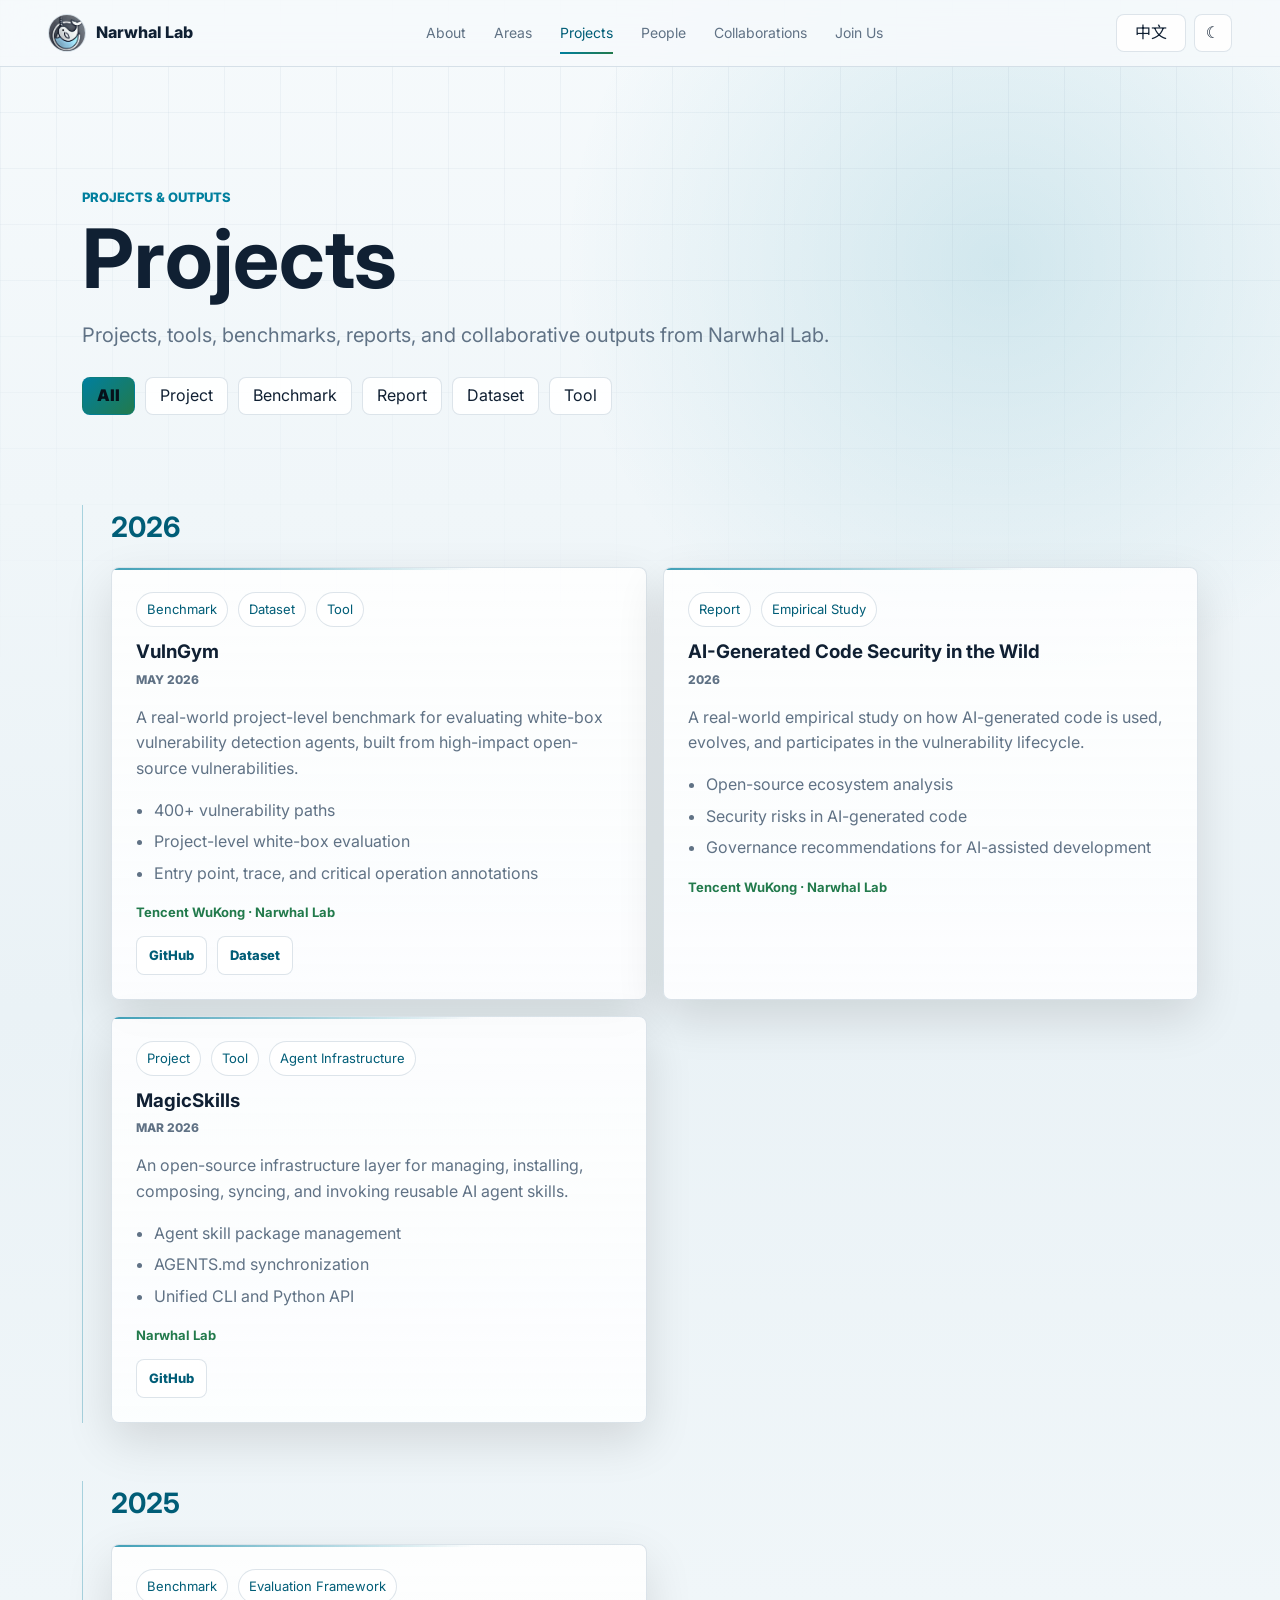
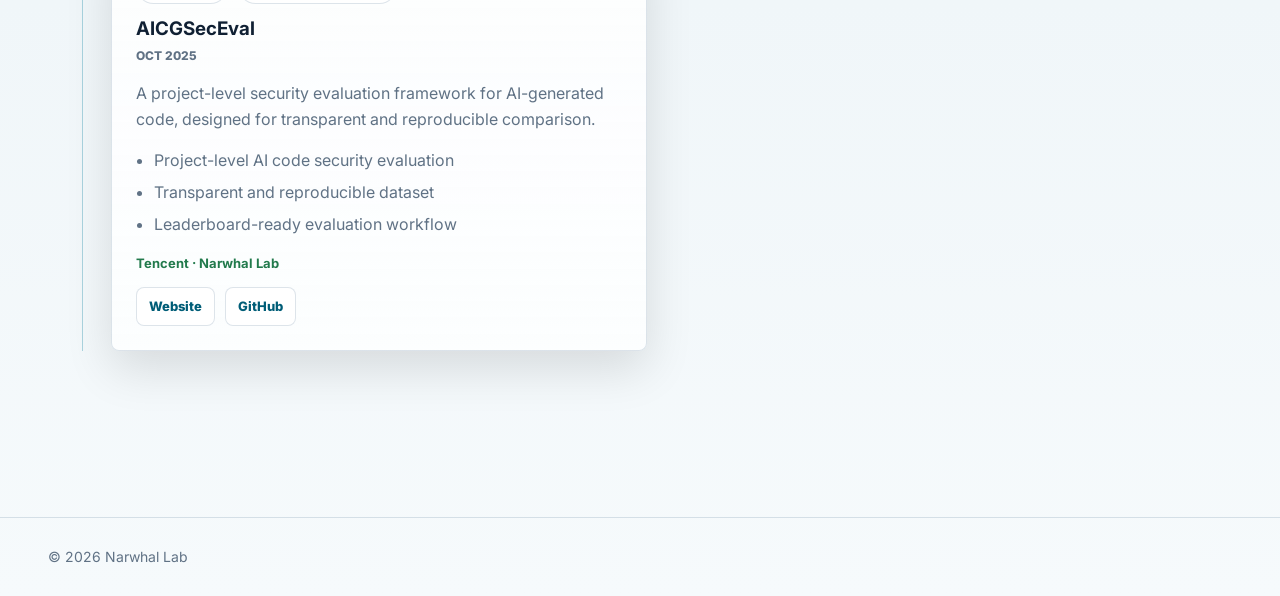
<file: works.html>
<!doctype html>
<html lang="en">
  <head>
    <meta charset="utf-8">
    <meta name="viewport" content="width=device-width, initial-scale=1">
    <meta name="description" content="Projects and outputs from Narwhal Lab">
    <script>
      (function () {
        var theme = localStorage.getItem("narwhal-theme") || "light";
        var language = localStorage.getItem("narwhal-language") || "en";
        document.documentElement.dataset.theme = theme;
        document.documentElement.dataset.language = language;
        document.documentElement.style.colorScheme = theme;
        if (language === "zh") {
          document.documentElement.dataset.i18nPending = "true";
        }
      })();
    </script>
    <title>Projects | Narwhal Lab</title>
    <link rel="preconnect" href="https://fonts.googleapis.com">
    <link rel="preconnect" href="https://fonts.gstatic.com" crossorigin>
    <link href="https://fonts.googleapis.com/css2?family=Inter:wght@400;500;600;700;800&family=Noto+Sans+SC:wght@400;500;700&display=swap" rel="stylesheet">
    <link rel="stylesheet" href="styles.css?v=20260706-home-cleanup">
  </head>
  <body>
    <header class="site-header">
      <a class="brand" href="index.html#home" aria-label="Narwhal Lab home">
        <img src="assets/logo.jpg" alt="Narwhal Lab logo">
        <span>Narwhal Lab</span>
      </a>
      <nav class="nav-links" aria-label="Primary navigation">
        <a href="index.html#about" data-i18n="nav.about">About</a>
        <a href="index.html#areas" data-i18n="nav.research">Areas</a>
        <a class="active" href="works.html" data-i18n="nav.works">Projects</a>
        <a href="people.html" data-i18n="nav.people">People</a>
        <a href="index.html#collaborations" data-i18n="nav.collaborations">Collaborations</a>
        <a href="index.html#join" data-i18n="nav.join">Join Us</a>
      </nav>
      <div class="toolbar" aria-label="Display controls">
        <button class="ghost-button" id="languageToggle" type="button" aria-label="Switch language">中文</button>
        <button class="icon-button" id="themeToggle" type="button" aria-label="Switch theme">
          <span class="theme-icon" aria-hidden="true">☾</span>
        </button>
      </div>
    </header>

    <main>
      <section class="page-hero">
        <p class="eyebrow" data-i18n="worksPage.eyebrow">Projects & Outputs</p>
        <h1 data-i18n="worksPage.title">Projects</h1>
        <p data-i18n="worksPage.copy">Projects, tools, benchmarks, reports, and collaborative outputs from Narwhal Lab.</p>
        <div class="filter-row" aria-label="Work filters">
          <button class="filter-button active" data-filter="all" data-i18n="filter.all">All</button>
          <button class="filter-button" data-filter="Project" data-i18n="filter.project">Project</button>
          <button class="filter-button" data-filter="Benchmark" data-i18n="filter.benchmark">Benchmark</button>
          <button class="filter-button" data-filter="Report" data-i18n="filter.report">Report</button>
          <button class="filter-button" data-filter="Dataset" data-i18n="filter.dataset">Dataset</button>
          <button class="filter-button" data-filter="Tool" data-i18n="filter.tool">Tool</button>
        </div>
      </section>

      <section class="section timeline-section">
        <div class="year-group" data-year="2026">
          <h2>2026</h2>
          <div class="timeline-grid">
            <article class="work-card" data-types="Benchmark Dataset Tool">
              <div class="badge-row"><span>Benchmark</span><span>Dataset</span><span>Tool</span></div>
              <h3>VulnGym</h3>
              <p class="pub-year">May 2026</p>
              <p data-i18n="works.vuln.summary">A real-world project-level benchmark for evaluating white-box vulnerability detection agents, built from high-impact open-source vulnerabilities.</p>
              <ul>
                <li>400+ vulnerability paths</li>
                <li>Project-level white-box evaluation</li>
                <li>Entry point, trace, and critical operation annotations</li>
              </ul>
              <p class="partners">Tencent WuKong · Narwhal Lab</p>
              <div class="pub-links">
                <a href="https://github.com/Tencent/VulnGym">GitHub</a>
                <a href="https://huggingface.co/datasets/tencent/VulnGym">Dataset</a>
              </div>
            </article>
            <article class="work-card" data-types="Report">
              <div class="badge-row"><span>Report</span><span>Empirical Study</span></div>
              <h3>AI-Generated Code Security in the Wild</h3>
              <p class="pub-year">2026</p>
              <p data-i18n="works.report.summary">A real-world empirical study on how AI-generated code is used, evolves, and participates in the vulnerability lifecycle.</p>
              <ul>
                <li>Open-source ecosystem analysis</li>
                <li>Security risks in AI-generated code</li>
                <li>Governance recommendations for AI-assisted development</li>
              </ul>
              <p class="partners">Tencent WuKong · Narwhal Lab</p>
            </article>
            <article class="work-card" data-types="Project Tool">
              <div class="badge-row"><span>Project</span><span>Tool</span><span>Agent Infrastructure</span></div>
              <h3>MagicSkills</h3>
              <p class="pub-year">Mar 2026</p>
              <p data-i18n="works.magic.summary">An open-source infrastructure layer for managing, installing, composing, syncing, and invoking reusable AI agent skills.</p>
              <ul>
                <li>Agent skill package management</li>
                <li>AGENTS.md synchronization</li>
                <li>Unified CLI and Python API</li>
              </ul>
              <p class="partners">Narwhal Lab</p>
              <div class="pub-links">
                <a href="https://github.com/Narwhal-Lab/MagicSkills">GitHub</a>
              </div>
            </article>
          </div>
        </div>

        <div class="year-group" data-year="2025">
          <h2>2025</h2>
          <div class="timeline-grid">
            <article class="work-card" data-types="Benchmark Tool">
              <div class="badge-row"><span>Benchmark</span><span>Evaluation Framework</span></div>
              <h3>AICGSecEval</h3>
              <p class="pub-year">Oct 2025</p>
              <p data-i18n="works.aicg.summary">A project-level security evaluation framework for AI-generated code, designed for transparent and reproducible comparison.</p>
              <ul>
                <li>Project-level AI code security evaluation</li>
                <li>Transparent and reproducible dataset</li>
                <li>Leaderboard-ready evaluation workflow</li>
              </ul>
              <p class="partners">Tencent · Narwhal Lab</p>
              <div class="pub-links">
                <a href="https://aicgseceval.tencent.com/home">Website</a>
                <a href="https://github.com/Tencent/AICGSecEval">GitHub</a>
              </div>
            </article>
          </div>
        </div>
      </section>
    </main>

    <footer class="site-footer">
      <span>© <span id="year"></span> Narwhal Lab</span>
    </footer>

    <script src="script.js?v=20260706-home-cleanup"></script>
  </body>
</html>
</file>
<file: styles.css>
:root {
  color-scheme: light;
  --bg: #f6fafc;
  --bg-soft: #eaf2f6;
  --surface: rgba(255, 255, 255, 0.9);
  --surface-strong: #ffffff;
  --text: #102033;
  --muted: #607285;
  --line: rgba(27, 76, 114, 0.15);
  --line-strong: rgba(0, 127, 158, 0.3);
  --accent: #007f9e;
  --accent-strong: #005d77;
  --accent-2: #227a4c;
  --warn: #9b6400;
  --shadow: 0 28px 80px rgba(30, 64, 100, 0.16);
  --radius: 8px;
  --max: 1180px;
}

:root[data-theme="dark"] {
  color-scheme: dark;
  --bg: #07111f;
  --bg-soft: #0b1628;
  --surface: rgba(15, 28, 47, 0.82);
  --surface-strong: #12233a;
  --text: #edf6ff;
  --muted: #a6b8ca;
  --line: rgba(144, 210, 245, 0.18);
  --line-strong: rgba(84, 217, 245, 0.36);
  --accent: #42d9f5;
  --accent-strong: #9ef3ff;
  --accent-2: #7df0b3;
  --warn: #f5c76b;
  --shadow: 0 28px 90px rgba(0, 0, 0, 0.34);
}

* {
  box-sizing: border-box;
}

html {
  scroll-behavior: smooth;
}

html[data-i18n-pending="true"] body {
  visibility: hidden;
}

body {
  margin: 0;
  overflow-x: hidden;
  background:
    radial-gradient(circle at 78% 12%, color-mix(in srgb, var(--accent) 14%, transparent), transparent 34vw),
    linear-gradient(180deg, var(--bg), var(--bg-soft) 46%, var(--bg));
  color: var(--text);
  font-family: Inter, "Noto Sans SC", system-ui, -apple-system, BlinkMacSystemFont, "Segoe UI", sans-serif;
  line-height: 1.6;
}

body::before {
  content: "";
  position: fixed;
  inset: 0;
  z-index: -1;
  opacity: 0.36;
  background-image:
    linear-gradient(var(--line) 1px, transparent 1px),
    linear-gradient(90deg, var(--line) 1px, transparent 1px);
  background-size: 56px 56px;
  mask-image: linear-gradient(to bottom, black, transparent 78%);
}

main {
  overflow-x: hidden;
}

a {
  color: inherit;
  text-decoration: none;
}

button {
  font: inherit;
}

.site-header {
  position: sticky;
  top: 0;
  z-index: 20;
  display: flex;
  align-items: center;
  justify-content: space-between;
  gap: 24px;
  padding: 14px clamp(18px, 4vw, 48px);
  border-bottom: 1px solid var(--line);
  background: color-mix(in srgb, var(--bg) 86%, transparent);
  backdrop-filter: blur(18px);
}

.brand {
  display: inline-flex;
  align-items: center;
  gap: 10px;
  min-width: fit-content;
  font-weight: 800;
}

.brand img {
  width: 38px;
  height: 38px;
  border: 1px solid var(--line);
  border-radius: 50%;
  object-fit: cover;
}

.nav-links {
  display: flex;
  align-items: center;
  justify-content: center;
  gap: clamp(12px, 2.4vw, 28px);
  color: var(--muted);
  font-size: 14px;
}

.nav-links a {
  position: relative;
  white-space: nowrap;
}

.nav-links a:hover,
.nav-links a.active {
  color: var(--accent-strong);
}

.nav-links a.active::after {
  content: "";
  position: absolute;
  right: 0;
  bottom: -10px;
  left: 0;
  height: 2px;
  background: linear-gradient(90deg, var(--accent), var(--accent-2));
}

.toolbar {
  display: inline-flex;
  align-items: center;
  gap: 8px;
}

.ghost-button,
.icon-button,
.filter-button {
  border: 1px solid var(--line);
  background: var(--surface);
  color: var(--text);
  height: 38px;
  border-radius: var(--radius);
  cursor: pointer;
}

.ghost-button {
  min-width: 70px;
  padding: 0 14px;
}

.icon-button {
  width: 38px;
  display: grid;
  place-items: center;
}

.hero {
  position: relative;
  min-height: calc(100vh - 68px);
  display: grid;
  grid-template-columns: minmax(0, 1.06fr) minmax(360px, 0.94fr);
  align-items: center;
  gap: clamp(36px, 6vw, 76px);
  padding: clamp(58px, 8vw, 98px) clamp(20px, 5vw, 72px);
  border-bottom: 1px solid var(--line);
}

.hero-grid {
  position: absolute;
  inset: 0;
  overflow: hidden;
  pointer-events: none;
}

.hero-grid::before,
.hero-grid::after {
  content: "";
  position: absolute;
  border: 1px solid var(--line);
  transform: rotate(-18deg);
}

.hero-grid::before {
  top: 18%;
  right: 8%;
  width: 380px;
  height: 120px;
}

.hero-grid::after {
  right: 18%;
  bottom: 16%;
  width: 240px;
  height: 72px;
  border-color: var(--line-strong);
}

.hero-content,
.hero-visual {
  position: relative;
  z-index: 1;
}

.hero-content {
  max-width: 620px;
  padding-top: 0;
}

.eyebrow,
.section-kicker {
  margin: 0 0 12px;
  color: var(--accent);
  font-size: 13px;
  font-weight: 800;
  letter-spacing: 0;
  text-transform: uppercase;
}

h1,
h2,
h3,
p {
  overflow-wrap: anywhere;
}

h1 {
  margin: 0;
  max-width: 620px;
  font-size: clamp(44px, 7vw, 78px);
  line-height: 0.96;
  letter-spacing: 0;
}

.hero-copy {
  max-width: 560px;
  margin: 22px 0 0;
  color: var(--muted);
  font-size: clamp(17px, 1.45vw, 19px);
  line-height: 1.62;
}

.hero-tags,
.pub-links,
.team-placeholders,
.badge-row,
.filter-row {
  display: flex;
  flex-wrap: wrap;
  gap: 10px;
}

.hero-tags {
  margin-top: 24px;
}

.hero-tags span,
.badge-row span {
  border: 1px solid var(--line);
  border-radius: 999px;
  padding: 8px 12px;
  color: var(--muted);
  background: color-mix(in srgb, var(--surface) 86%, transparent);
  font-size: 13px;
}

.badge-row span {
  color: var(--accent-strong);
  padding: 6px 10px;
}

.primary-button,
.secondary-button,
.light-button {
  display: inline-flex;
  align-items: center;
  justify-content: center;
  min-height: 44px;
  border-radius: var(--radius);
  padding: 0 18px;
  font-weight: 800;
}

.primary-button {
  background: linear-gradient(135deg, var(--accent), var(--accent-2));
  color: #06111a;
  box-shadow: 0 14px 40px color-mix(in srgb, var(--accent) 24%, transparent);
}

.secondary-button {
  border: 1px solid var(--line);
  color: var(--text);
  background: var(--surface);
}

.light-button {
  min-height: 40px;
  padding: 0 10px;
  border-bottom: 1px solid transparent;
  color: var(--muted);
  background: transparent;
  border-radius: 0;
  font-weight: 700;
}

.light-button:hover {
  color: var(--accent-strong);
  border-bottom-color: var(--line-strong);
}

.secondary-button.compact {
  min-width: fit-content;
}

.hero-visual {
  position: relative;
  display: grid;
  gap: 20px;
  align-content: center;
  min-height: 600px;
}

.hero-atlas {
  position: relative;
  min-height: 480px;
}

.hero-glow {
  position: absolute;
  top: 50%;
  left: 50%;
  transform: translate(-50%, -50%);
  width: 500px;
  height: 500px;
  border-radius: 50%;
  background:
    radial-gradient(circle at 50% 50%, color-mix(in srgb, var(--accent) 24%, transparent), transparent 52%),
    radial-gradient(circle at 56% 44%, color-mix(in srgb, var(--accent-2) 12%, transparent), transparent 58%);
  filter: blur(20px);
  opacity: 0.8;
}

.hero-rings {
  position: absolute;
  inset: 0;
}

.hero-rings::before,
.hero-rings::after,
.logo-orbit::before,
.logo-orbit::after {
  content: "";
  position: absolute;
  border-radius: 50%;
  border: 1px solid var(--line);
}

.hero-rings::before {
  top: 50%;
  left: 50%;
  width: 340px;
  height: 340px;
  transform: translate(-50%, -50%);
}

.hero-rings::after {
  top: 50%;
  left: 50%;
  width: 430px;
  height: 430px;
  transform: translate(-50%, -50%);
  border-style: dashed;
  border-color: color-mix(in srgb, var(--line-strong) 84%, transparent);
  opacity: 0.72;
}

.logo-orbit {
  position: absolute;
  top: 50%;
  left: 50%;
  width: 210px;
  aspect-ratio: 1;
  display: grid;
  place-items: center;
  transform: translate(-50%, -50%);
  border: 1px solid var(--line);
  border-radius: 50%;
  background:
    linear-gradient(145deg, color-mix(in srgb, var(--surface-strong) 78%, transparent), transparent),
    radial-gradient(circle at 50% 80%, color-mix(in srgb, var(--accent) 18%, transparent), transparent 48%);
  box-shadow: 0 24px 60px rgba(0, 0, 0, 0.24);
}

.logo-orbit::before {
  inset: 18px;
}

.logo-orbit::after {
  inset: 34px;
  border-color: color-mix(in srgb, var(--line-strong) 84%, transparent);
}

.logo-orbit img {
  position: relative;
  z-index: 1;
  width: 60%;
  height: 60%;
  border-radius: 50%;
  object-fit: cover;
  box-shadow: 0 22px 54px rgba(0, 0, 0, 0.26);
}

.atlas-pill {
  position: absolute;
  top: 50%;
  left: 50%;
  z-index: 1;
  display: inline-flex;
  align-items: center;
  justify-content: center;
  min-height: 40px;
  padding: 0 13px;
  border: 1px solid var(--line);
  border-radius: 999px;
  background: color-mix(in srgb, var(--surface) 88%, transparent);
  color: var(--text);
  font-size: 13px;
  font-weight: 700;
  backdrop-filter: blur(14px);
  transform:
    translate(-50%, -50%)
    rotate(var(--angle))
    translateX(var(--orbit-radius, 226px))
    rotate(calc(-1 * var(--angle)));
  white-space: nowrap;
}

.atlas-pill-top {
  --angle: -90deg;
}

.atlas-pill-top-left {
  --angle: -135deg;
}

.atlas-pill-upper-right {
  --angle: -45deg;
}

.atlas-pill-right {
  --angle: 0deg;
}

.atlas-pill-bottom-right {
  --angle: 45deg;
}

.atlas-pill-bottom {
  --angle: 90deg;
}

.atlas-pill-bottom-left {
  --angle: 135deg;
}

.atlas-pill-left {
  --angle: 180deg;
}

.atlas-note {
  position: absolute;
  right: 140px;
  bottom: 124px;
  width: 286px;
  margin: 0;
  color: var(--muted);
  font-size: 13px;
  line-height: 1.55;
}

.hero-sidecopy {
  max-width: 520px;
  margin-left: auto;
  color: var(--muted);
}

.hero-sidecopy p {
  margin: 0;
  font-size: 15px;
  line-height: 1.65;
  white-space: nowrap;
}

.sidecopy-line {
  width: 72px;
  height: 1px;
  margin: 16px 0 14px;
  background: linear-gradient(90deg, var(--accent), transparent);
}

.hero-sidecopy span {
  display: block;
  color: var(--accent-strong);
  font-size: 12px;
  font-weight: 700;
  line-height: 1.55;
}

.section,
.page-hero {
  max-width: var(--max);
  margin: 0 auto;
  padding: clamp(64px, 9vw, 108px) clamp(20px, 4vw, 32px);
}

.page-hero {
  padding-top: clamp(76px, 10vw, 120px);
  padding-bottom: clamp(28px, 5vw, 48px);
}

.page-hero + .section {
  padding-top: clamp(24px, 4vw, 42px);
}

.page-hero h1 {
  font-size: clamp(46px, 7vw, 82px);
}

.page-hero p:not(.eyebrow) {
  max-width: 780px;
  color: var(--muted);
  font-size: 20px;
}

.section-heading {
  max-width: 100%;
  margin-bottom: 30px;
}

.row-heading {
  display: flex;
  align-items: end;
  justify-content: space-between;
  gap: 24px;
  max-width: none;
}

.row-heading > div {
  min-width: 0;
}

.section-heading h2,
.join-section h2,
.empty-card h2 {
  margin: 0;
  font-size: clamp(30px, 3.2vw, 42px);
  line-height: 1.08;
  letter-spacing: 0;
  text-wrap: balance;
}

.section-heading p:not(.section-kicker),
.wide-copy,
.join-section p {
  color: var(--muted);
  font-size: 18px;
}

.wide-copy {
  max-width: 920px;
  font-size: 20px;
}

.wide-copy p {
  margin: 0;
}

.wide-copy p + p {
  margin-top: 16px;
}

.card-grid,
.feature-grid,
.people-grid,
.people-preview-grid,
.people-preview-groups,
.timeline-grid,
.empty-layout {
  display: grid;
  gap: 16px;
}

.card-grid.four {
  grid-template-columns: repeat(4, minmax(0, 1fr));
}

.feature-grid {
  grid-template-columns: repeat(3, minmax(0, 1fr));
}

.people-grid {
  grid-template-columns: repeat(3, minmax(0, 1fr));
}

.people-preview-grid {
  grid-template-columns: repeat(3, minmax(0, 1fr));
}

.people-preview-groups {
  grid-template-columns: repeat(3, minmax(0, 1fr));
  gap: 24px;
}

.people-preview-group {
  display: grid;
  align-content: start;
  gap: 14px;
  padding: 18px;
  border: 1px solid var(--line);
  border-radius: var(--radius);
  background: linear-gradient(180deg, color-mix(in srgb, var(--surface) 92%, transparent), color-mix(in srgb, var(--bg) 28%, var(--surface)));
  box-shadow: 0 18px 48px rgba(0, 0, 0, 0.1);
}

.group-label {
  margin: 0;
  padding-bottom: 12px;
  border-bottom: 1px solid var(--line-strong);
  color: var(--accent-strong);
  font-size: 13px;
  font-weight: 800;
  letter-spacing: 0;
  text-transform: uppercase;
}

.people-preview-pair {
  display: grid;
  gap: 12px;
}

.people-list {
  display: grid;
  gap: 12px;
}

.timeline-grid,
.empty-layout {
  grid-template-columns: repeat(2, minmax(0, 1fr));
}

.research-card,
.panel,
.person-card,
.work-card,
.empty-card {
  position: relative;
  overflow: hidden;
  border: 1px solid var(--line);
  border-radius: var(--radius);
  background: linear-gradient(180deg, color-mix(in srgb, var(--surface) 92%, transparent), color-mix(in srgb, var(--bg) 26%, var(--surface)));
  box-shadow: 0 18px 48px rgba(0, 0, 0, 0.12);
}

.research-card::before,
.work-card::before,
.person-card::before,
.panel::before {
  content: "";
  position: absolute;
  top: 0;
  right: 0;
  left: 0;
  height: 2px;
  background: linear-gradient(90deg, var(--accent), transparent 68%);
  opacity: 0.75;
}

.research-card {
  min-height: 285px;
  padding: 22px;
}

.research-card span,
.pub-year,
.role {
  color: var(--accent);
  font-size: 12px;
  font-weight: 800;
  text-transform: uppercase;
}

.pub-year {
  margin: -4px 0 12px;
  color: var(--accent-2);
}

.research-card h3,
.panel h3,
.person-card h3,
.work-card h3 {
  margin: 14px 0 10px;
  line-height: 1.2;
}

.research-card p,
.panel p,
.person-card p,
.work-card p,
.empty-card p {
  color: var(--muted);
}

.member-preview-card {
  position: relative;
  display: grid;
  align-content: start;
  min-height: 158px;
  padding: 16px;
  border: 1px solid var(--line);
  border-radius: var(--radius);
  background: color-mix(in srgb, var(--surface-strong) 74%, transparent);
}

.member-preview-card h4 {
  margin: 0 0 12px;
  color: var(--text);
  font-size: 21px;
  line-height: 1.18;
}

.member-preview-card p {
  margin: 0;
}

.member-affiliation {
  color: var(--text);
  font-size: 14px;
  font-weight: 700;
  line-height: 1.42;
}

.member-role {
  margin-top: 3px !important;
  color: var(--muted);
  font-size: 13px;
  line-height: 1.42;
}

.member-focus {
  align-self: end;
  margin-top: 18px !important;
  padding-top: 12px;
  border-top: 1px solid var(--line);
  color: var(--accent-strong);
  font-size: 13px;
  font-weight: 700;
  line-height: 1.35;
}

.research-card em {
  position: absolute;
  right: 18px;
  bottom: 18px;
  left: 18px;
  color: var(--accent-2);
  font-size: 12px;
  font-style: normal;
  font-weight: 800;
}

.work-card,
.person-card,
.panel,
.empty-card {
  padding: 24px;
}

.people-list .person-card {
  min-height: auto;
  padding: 22px 24px;
}

.people-list .person-card h3 {
  margin-top: 4px;
  font-size: 24px;
}

.people-list .person-card p {
  margin-bottom: 0;
}

.person-body {
  min-width: 0;
}

.work-card ul {
  display: grid;
  gap: 6px;
  margin: 16px 0;
  padding-left: 18px;
  color: var(--muted);
}

.work-card > a,
.profile-link {
  color: var(--accent-strong);
  font-weight: 800;
}

.profile-actions {
  display: flex;
  flex-wrap: wrap;
  gap: 10px;
  margin-top: 18px;
}

.profile-actions .profile-link {
  display: inline-flex;
  align-items: center;
  min-height: 36px;
  padding: 0 12px;
  border: 1px solid var(--line);
  border-radius: var(--radius);
  background: color-mix(in srgb, var(--surface-strong) 62%, transparent);
  font-size: 13px;
}

.profile-actions .profile-link:hover {
  border-color: var(--line-strong);
  background: color-mix(in srgb, var(--surface-strong) 82%, transparent);
}

.profile-actions .recruitment-link {
  border-color: var(--line-strong);
  background: linear-gradient(135deg, var(--accent), var(--accent-2));
  color: #06111a;
}

.partners,
.affiliation {
  color: var(--accent-2) !important;
  font-size: 13px;
  font-weight: 700;
}

.pub-links a {
  border: 1px solid var(--line);
  border-radius: var(--radius);
  padding: 8px 12px;
  color: var(--accent-strong);
  background: var(--surface-strong);
  font-weight: 800;
  font-size: 13px;
}

.collab-layout {
  display: grid;
  grid-template-columns: minmax(260px, 0.74fr) minmax(0, 1.26fr);
  gap: 0;
  overflow: hidden;
  border: 1px solid var(--line);
  border-radius: var(--radius);
  background:
    linear-gradient(135deg, color-mix(in srgb, var(--surface) 88%, transparent), color-mix(in srgb, var(--bg) 22%, var(--surface))),
    radial-gradient(circle at 12% 18%, color-mix(in srgb, var(--accent) 12%, transparent), transparent 32%);
  box-shadow: 0 18px 48px rgba(0, 0, 0, 0.12);
}

.network-panel {
  min-height: 280px;
  padding: 26px 28px 28px;
}

.network-panel + .network-panel {
  border-left: 1px solid var(--line);
}

.network-panel h3 {
  margin: 0 0 18px;
  color: var(--accent);
  font-size: 12px;
  font-weight: 800;
  letter-spacing: 0;
  text-transform: uppercase;
}

.partner-list {
  display: grid;
  gap: 0;
  margin: 0;
  padding: 0;
  list-style: none;
}

.partner-list li {
  position: relative;
  padding: 12px 0 12px 18px;
  border-top: 1px solid var(--line);
  color: var(--muted);
  font-size: 15px;
  line-height: 1.45;
}

.partner-list li:first-child {
  border-top: 0;
}

.partner-list li::before {
  content: "";
  position: absolute;
  top: 20px;
  left: 0;
  width: 6px;
  height: 6px;
  border-radius: 50%;
  background: var(--accent-2);
  box-shadow: 0 0 18px color-mix(in srgb, var(--accent-2) 56%, transparent);
}

.partner-list li:hover {
  color: var(--text);
}

.avatar {
  display: grid;
  place-items: center;
  width: 52px;
  height: 52px;
  border: 1px solid var(--line-strong);
  border-radius: var(--radius);
  background: color-mix(in srgb, var(--surface-strong) 78%, transparent);
  color: var(--accent-strong);
  font-size: 14px;
  font-weight: 900;
  letter-spacing: 0;
}

.role {
  margin: 0;
}

.join-section {
  border-top: 1px solid var(--line);
}

.join-section > div {
  max-width: 980px;
}

.join-benefit-list {
  display: grid;
  gap: 10px;
  margin: 22px 0 0;
  padding: 0;
  list-style: none;
}

.join-benefit-list li {
  position: relative;
  padding-left: 20px;
  color: var(--muted);
}

.join-benefit-list li::before {
  content: "";
  position: absolute;
  top: 0.72em;
  left: 0;
  width: 7px;
  height: 7px;
  border-radius: 50%;
  background: var(--accent-2);
}

.join-special-callout {
  display: grid;
  gap: 5px;
  max-width: 720px;
  margin-top: 26px;
  padding: 18px 20px;
  border: 1px solid var(--line-strong);
  border-radius: var(--radius);
  background:
    linear-gradient(135deg, color-mix(in srgb, var(--accent) 14%, transparent), transparent 62%),
    color-mix(in srgb, var(--surface-strong) 78%, transparent);
}

.join-special-callout span {
  color: var(--accent);
  font-size: 12px;
  font-weight: 900;
  text-transform: uppercase;
}

.join-special-callout strong {
  color: var(--text);
  font-size: 19px;
  line-height: 1.25;
}

.join-special-callout em {
  color: var(--muted);
  font-size: 14px;
  font-style: normal;
}

.join-actions {
  display: flex;
  align-items: center;
  gap: 10px;
  margin-top: 28px;
}

.contact-label {
  display: inline-flex;
  align-items: center;
  min-height: 44px;
  padding: 0 14px;
  border: 1px solid var(--line-strong);
  border-radius: var(--radius);
  background: color-mix(in srgb, var(--surface-strong) 72%, transparent);
  color: var(--accent-strong);
  font-size: 13px;
  font-weight: 900;
}

.email-link {
  display: inline-flex;
  align-items: center;
  gap: 10px;
  min-height: 44px;
  padding: 0 14px;
  border: 1px solid var(--line);
  border-radius: var(--radius);
  background: color-mix(in srgb, var(--surface) 86%, transparent);
  color: var(--text);
  font-size: 14px;
  font-weight: 800;
}

.email-link:hover {
  border-color: var(--line-strong);
  color: var(--accent-strong);
  background: color-mix(in srgb, var(--surface-strong) 76%, transparent);
}

.email-link img {
  display: block;
  width: 20px;
  height: 20px;
  object-fit: contain;
}

.recruitment-hero {
  max-width: var(--max);
  margin: 0 auto;
  display: grid;
  grid-template-columns: minmax(0, 1.25fr) minmax(300px, 0.75fr);
  gap: clamp(22px, 4vw, 42px);
  align-items: stretch;
  padding: clamp(62px, 8vw, 104px) clamp(20px, 4vw, 32px) clamp(34px, 5vw, 58px);
}

.recruitment-hero-copy,
.recruitment-side-panel,
.recruitment-panel,
.recruitment-card,
.support-item,
.apply-panel {
  position: relative;
  overflow: hidden;
  border: 1px solid var(--line);
  border-radius: var(--radius);
  background: linear-gradient(180deg, color-mix(in srgb, var(--surface) 94%, transparent), color-mix(in srgb, var(--bg) 24%, var(--surface)));
  box-shadow: 0 18px 48px rgba(0, 0, 0, 0.12);
}

.recruitment-hero-copy::before,
.recruitment-side-panel::before,
.recruitment-panel::before,
.recruitment-card::before,
.support-item::before,
.apply-panel::before {
  content: "";
  position: absolute;
  top: 0;
  right: 0;
  left: 0;
  height: 2px;
  background: linear-gradient(90deg, var(--accent), transparent 72%);
}

.recruitment-hero-copy {
  padding: clamp(28px, 5vw, 48px);
}

.recruitment-hero-copy h1 {
  max-width: 760px;
  font-size: clamp(40px, 5.6vw, 72px);
  line-height: 1.02;
}

.recruitment-hero-copy > p:not(.eyebrow) {
  max-width: 760px;
  margin: 22px 0 0;
  color: var(--muted);
  font-size: clamp(17px, 1.55vw, 20px);
}

.recruitment-actions {
  display: flex;
  flex-wrap: wrap;
  gap: 10px;
  margin-top: 26px;
}

.recruitment-side-panel {
  display: grid;
  align-content: center;
  padding: 26px;
}

.recruitment-side-panel ul,
.recruitment-card ul,
.recruitment-panel ul {
  display: grid;
  gap: 10px;
  margin: 0;
  padding-left: 20px;
  color: var(--muted);
}

.recruitment-side-panel li::marker,
.recruitment-card li::marker,
.recruitment-panel li::marker {
  color: var(--accent-2);
}

.recruitment-section {
  padding-top: clamp(30px, 5vw, 58px);
  padding-bottom: clamp(30px, 5vw, 58px);
}

.recruitment-panel {
  padding: clamp(22px, 3.5vw, 32px);
}

.recruitment-panel h3,
.recruitment-card h3,
.support-item h3 {
  margin: 0 0 12px;
  line-height: 1.2;
}

.recruitment-panel p,
.recruitment-card p,
.support-item p,
.apply-panel p {
  color: var(--muted);
}

.recruitment-grid,
.support-grid,
.requirement-layout {
  display: grid;
  gap: 16px;
}

.recruitment-grid {
  grid-template-columns: repeat(2, minmax(0, 1fr));
}

.recruitment-card {
  min-height: 260px;
  padding: 24px;
}

.recruitment-card span {
  display: inline-flex;
  align-items: center;
  justify-content: center;
  width: 34px;
  height: 34px;
  margin-bottom: 18px;
  border: 1px solid var(--line-strong);
  border-radius: var(--radius);
  color: var(--accent-strong);
  font-size: 13px;
  font-weight: 900;
}

.recruitment-card p {
  margin: 0 0 16px;
}

.requirement-layout,
.support-grid {
  grid-template-columns: repeat(2, minmax(0, 1fr));
}

.support-item {
  padding: 22px;
}

.support-item p {
  margin-bottom: 0;
}

.apply-panel {
  padding: clamp(26px, 4vw, 42px);
}

.apply-panel h2 {
  margin: 0;
  font-size: clamp(30px, 3.2vw, 42px);
  line-height: 1.08;
}

.apply-panel .email-link {
  margin-top: 12px;
}

.mail-format {
  margin-bottom: 0;
  font-size: 14px;
}

.social-links {
  display: inline-flex;
  flex-wrap: wrap;
  gap: 8px;
}

.social-links a {
  display: inline-flex;
  align-items: center;
  justify-content: center;
  width: 44px;
  height: 44px;
  border: 1px solid var(--line);
  border-radius: var(--radius);
  background: color-mix(in srgb, var(--surface) 86%, transparent);
  color: var(--muted);
  font-size: 13px;
  font-weight: 800;
}

.social-links a:hover {
  border-color: var(--line-strong);
  color: var(--accent-strong);
  background: color-mix(in srgb, var(--surface-strong) 76%, transparent);
}

.social-icon {
  position: relative;
}

.social-icon > img {
  display: block;
  width: 22px;
  height: 22px;
  object-fit: contain;
}

.social-wechat-card {
  position: relative;
  display: inline-flex;
  align-items: center;
  justify-content: center;
  width: 44px;
  height: 44px;
  min-height: 44px;
  border: 1px solid var(--line);
  border-radius: var(--radius);
  background: color-mix(in srgb, var(--surface) 86%, transparent);
  cursor: default;
}

.social-wechat-card img {
  flex: 0 0 auto;
}

.wechat-popover {
  position: absolute;
  left: 50%;
  bottom: calc(100% + 12px);
  z-index: 5;
  display: grid;
  justify-items: center;
  gap: 8px;
  width: 176px;
  padding: 12px;
  border: 1px solid var(--line-strong);
  border-radius: var(--radius);
  background: color-mix(in srgb, var(--surface-strong) 96%, var(--bg));
  box-shadow: var(--shadow);
  opacity: 0;
  pointer-events: none;
  transform: translate(-50%, 8px);
  transition:
    opacity 160ms ease,
    transform 160ms ease;
}

.wechat-popover img {
  width: 140px;
  height: 140px;
  border-radius: 6px;
  object-fit: cover;
}

.wechat-popover span {
  color: var(--muted);
  font-size: 12px;
  font-weight: 700;
  line-height: 1.35;
  text-align: center;
}

.social-wechat-card:hover .wechat-popover,
.social-wechat-card:focus .wechat-popover,
.social-wechat-card:focus-within .wechat-popover {
  opacity: 1;
  pointer-events: auto;
  transform: translate(-50%, 0);
}

.filter-row {
  margin-top: 26px;
}

.filter-button {
  padding: 0 14px;
}

.filter-button.active {
  border-color: var(--line-strong);
  color: #06111a;
  background: linear-gradient(135deg, var(--accent), var(--accent-2));
  font-weight: 900;
}

.year-group {
  position: relative;
  margin-bottom: 58px;
  padding-left: 28px;
  border-left: 1px solid var(--line-strong);
}

.year-group h2 {
  margin: 0 0 18px;
  color: var(--accent-strong);
  font-size: 28px;
}

.compact-section {
  padding-top: 0;
}

.empty-card {
  min-height: 220px;
}

.student-panel {
  max-width: none;
  min-height: 180px;
  border-style: dashed;
}

.site-footer {
  display: flex;
  justify-content: space-between;
  gap: 20px;
  padding: 28px clamp(20px, 4vw, 48px);
  border-top: 1px solid var(--line);
  color: var(--muted);
  font-size: 14px;
}

[hidden] {
  display: none !important;
}

@media (max-width: 1040px) {
  .site-header {
    align-items: flex-start;
    flex-wrap: wrap;
  }

  .nav-links {
    order: 3;
    width: 100%;
    justify-content: flex-start;
    overflow-x: auto;
    padding-bottom: 4px;
  }

  .hero,
  .recruitment-hero,
  .collab-layout {
    grid-template-columns: 1fr;
  }

  .network-panel + .network-panel {
    border-top: 1px solid var(--line);
    border-left: 0;
  }

  .hero {
    min-height: auto;
  }

  .card-grid.four,
  .recruitment-grid,
  .requirement-layout,
  .support-grid,
  .people-grid,
  .people-preview-grid,
  .people-preview-groups {
    grid-template-columns: repeat(2, minmax(0, 1fr));
  }
}

@media (max-width: 760px) {
  .site-header {
    display: grid;
    grid-template-columns: minmax(0, 1fr) auto;
    grid-template-areas:
      "brand tools"
      "nav nav";
    gap: 12px;
    padding-inline: 16px;
  }

  .brand {
    grid-area: brand;
  }

  .brand span {
    font-size: 15px;
  }

  .toolbar {
    grid-area: tools;
    justify-self: end;
  }

  .nav-links {
    grid-area: nav;
    gap: 18px;
    white-space: nowrap;
  }

  .hero {
    display: block;
    width: 100%;
    padding-inline: 18px;
    overflow: hidden;
  }

  .recruitment-hero {
    padding-inline: 18px;
    padding-top: 42px;
  }

  .recruitment-hero-copy h1 {
    font-size: clamp(34px, 10vw, 46px);
  }

  .section-heading h2,
  .join-section h2,
  .empty-card h2 {
    white-space: normal;
    overflow-wrap: anywhere;
    word-break: normal;
  }

  .hero-content,
  .hero-visual {
    min-width: 0;
    width: 100%;
  }

  .hero-copy {
    max-width: 100%;
    font-size: 18px;
    overflow-wrap: normal;
    word-break: normal;
  }

  .hero-tags {
    flex-wrap: nowrap;
    max-width: 100%;
    overflow-x: auto;
    padding-bottom: 4px;
  }

  .hero-tags span {
    flex: 0 0 auto;
  }

  .hero-visual {
    margin-top: 42px;
    min-height: auto;
  }

  .hero-atlas {
    min-height: 390px;
  }

  .hero-glow {
    width: 360px;
    height: 360px;
  }

  .hero-rings::before {
    width: 240px;
    height: 240px;
  }

  .hero-rings::after {
    width: 314px;
    height: 314px;
  }

  .logo-orbit {
    width: 168px;
  }

  .atlas-pill {
    --orbit-radius: 186px;
    min-height: 38px;
    padding-inline: 12px;
    font-size: 12px;
  }

  .atlas-note {
    position: relative;
    right: auto;
    bottom: auto;
    width: auto;
    margin-top: 320px;
    font-size: 12px;
    text-align: center;
  }

  .hero-sidecopy {
    max-width: 100%;
    margin-left: 0;
  }

  .hero-sidecopy p {
    white-space: normal;
  }

  .feature-grid,
  .card-grid.four,
  .recruitment-grid,
  .requirement-layout,
  .support-grid,
  .people-grid,
  .people-preview-grid,
  .people-preview-groups,
  .timeline-grid,
  .empty-layout {
    grid-template-columns: 1fr;
  }

  .row-heading,
  .site-footer {
    align-items: stretch;
    flex-direction: column;
  }

  .join-actions {
    align-items: stretch;
    flex-direction: column;
  }

  .recruitment-actions,
  .profile-actions {
    align-items: stretch;
    flex-direction: column;
  }

  .profile-actions .profile-link {
    justify-content: center;
  }

  .email-link {
    justify-content: center;
    width: 100%;
    overflow-wrap: anywhere;
    text-align: center;
  }

  .social-links {
    justify-content: center;
  }

  .primary-button,
  .secondary-button,
  .light-button {
    width: 100%;
  }

  .year-group {
    padding-left: 18px;
  }
}
</file>
